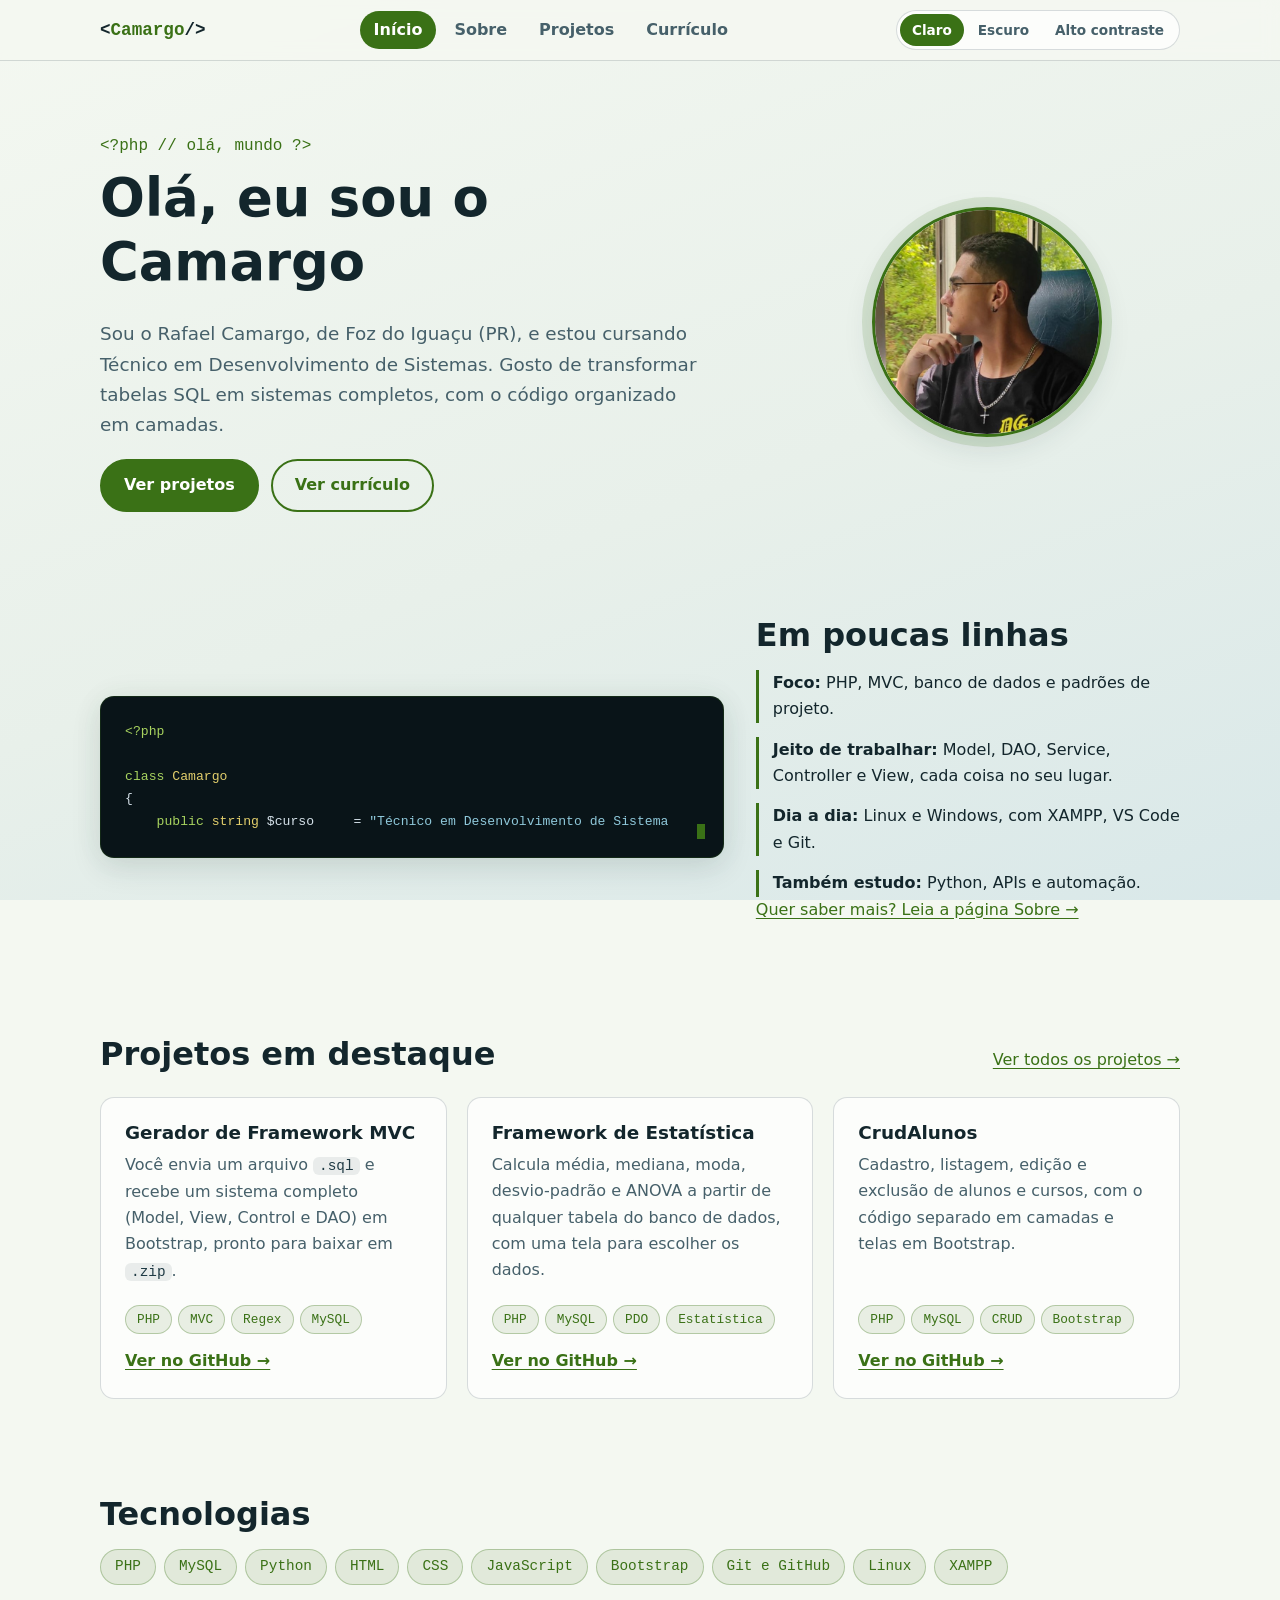
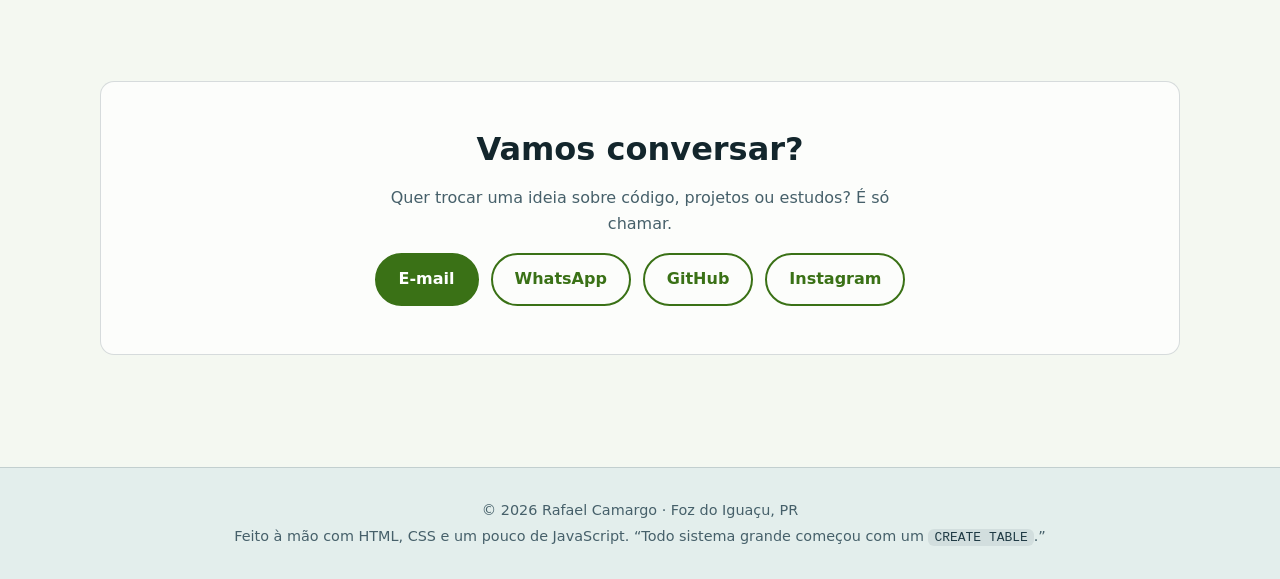
<file: index.html>
<!DOCTYPE html>
<html lang="pt-BR">
<head>
    <meta charset="UTF-8">
    <meta name="viewport" content="width=device-width, initial-scale=1">
    <title>Rafael Camargo | Portfólio</title>
    <meta name="description" content="Portfólio de Rafael Camargo, estudante de Desenvolvimento de Sistemas de Foz do Iguaçu (PR). PHP, MVC, banco de dados e Python.">
    <meta name="theme-color" content="#0b171c">

    <!-- Pré-visualização do link (WhatsApp, LinkedIn, etc.) -->
    <link rel="canonical" href="https://default138.github.io/">
    <meta property="og:type" content="website">
    <meta property="og:locale" content="pt_BR">
    <meta property="og:site_name" content="Rafael Camargo">
    <meta property="og:title" content="Rafael Camargo | Portfólio">
    <meta property="og:description" content="Estudante de Desenvolvimento de Sistemas de Foz do Iguaçu (PR). PHP, MVC, banco de dados e Python.">
    <meta property="og:url" content="https://default138.github.io/">
    <meta property="og:image" content="https://default138.github.io/img/foto.jpg?v=2">
    <meta property="og:image:alt" content="Foto de Rafael Camargo">
    <meta name="twitter:card" content="summary">

    <link rel="icon" type="image/svg+xml" href="img/favicon.svg?v=2">
    <!-- Aplica o tema escolhido antes de desenhar a página (para não "piscar" com o tema errado) -->
    <script>
        (function () {
            var t = null, url = /[?&]tema=(claro|escuro|contraste)/.exec(location.search);
            try { t = url ? url[1] : localStorage.getItem('tema'); } catch (e) { t = url ? url[1] : null; }
            if (t !== 'claro' && t !== 'escuro' && t !== 'contraste') {
                var sistema = function (q) { return window.matchMedia && window.matchMedia(q).matches; };
                t = sistema('(prefers-contrast: more)') ? 'contraste' : (sistema('(prefers-color-scheme: light)') ? 'claro' : 'escuro');
            }
            document.documentElement.setAttribute('data-theme', t);
            document.documentElement.className += ' js';
        })();
    </script>
    <link rel="stylesheet" href="css/style.css?v=4">
    <script src="js/tema.js?v=1" defer></script>
    <script src="js/animacoes.js?v=1" defer></script>
</head>
<body>

    <a class="skip-link" href="#conteudo">Pular para o conteúdo</a>

    <header class="site-header">
        <div class="container">
            <a class="brand" href="index.html">&lt;<span>Camargo</span>/&gt;</a>
            <nav aria-label="Menu principal">
                <ul class="nav">
                    <li><a href="index.html" aria-current="page">Início</a></li>
                    <li><a href="sobre.html">Sobre</a></li>
                    <li><a href="projetos.html">Projetos</a></li>
                    <li><a href="curriculo.html">Currículo</a></li>
                </ul>
            </nav>
            <div class="theme-switch" role="group" aria-label="Tema do site">
                <button type="button" data-tema="claro" aria-pressed="false">Claro</button>
                <button type="button" data-tema="escuro" aria-pressed="false">Escuro</button>
                <button type="button" data-tema="contraste" aria-pressed="false">Alto contraste</button>
            </div>
        </div>
    </header>

    <main id="conteudo">

        <!-- Apresentação -->
        <section class="container hero">
            <div>
                <p class="kicker">&lt;?php // olá, mundo ?&gt;</p>
                <h1>Olá, eu sou o Camargo</h1>
                <p class="lead">
                    Sou o Rafael Camargo, de Foz do Iguaçu (PR), e estou cursando Técnico em Desenvolvimento de Sistemas.
                    Gosto de transformar tabelas SQL em sistemas completos, com o código organizado em camadas.
                </p>
                <div class="btn-row">
                    <a class="btn btn-primary" href="projetos.html">Ver projetos</a>
                    <a class="btn btn-outline" href="curriculo.html">Ver currículo</a>
                </div>
            </div>
            <img class="photo" src="img/foto.jpg?v=2" width="230" height="230" alt="Foto de Rafael Camargo">
        </section>

        <!-- Resumo -->
        <section class="container section" aria-labelledby="resumo">
            <div class="two-col">
                <pre class="code typing-code" aria-label="Exemplo de código PHP que apresenta meus estudos e objetivos"><code><span class="k">&lt;?php</span>

<span class="k">class</span> <span class="t">Camargo</span>
{
    <span class="k">public</span> <span class="t">string</span> $curso     = <span class="s">"Técnico em Desenvolvimento de Sistemas"</span>;
    <span class="k">public</span> <span class="t">array</span>  $foco      = [<span class="s">"PHP"</span>, <span class="s">"MVC"</span>, <span class="s">"Banco de Dados"</span>];
    <span class="k">public</span> <span class="t">string</span> $filosofia = <span class="s">"Código limpo, camadas bem separadas."</span>;

    <span class="k">public function</span> hoje(): <span class="t">string</span>
    {
        <span class="k">return</span> <span class="s">"Construindo sistemas do zero."</span>;
    }
}</code></pre>
                <div>
                    <h2 id="resumo">Em poucas linhas</h2>
                    <ul class="facts">
                        <li><strong>Foco:</strong> PHP, MVC, banco de dados e padrões de projeto.</li>
                        <li><strong>Jeito de trabalhar:</strong> Model, DAO, Service, Controller e View, cada coisa no seu lugar.</li>
                        <li><strong>Dia a dia:</strong> Linux e Windows, com XAMPP, VS Code e Git.</li>
                        <li><strong>Também estudo:</strong> Python, APIs e automação.</li>
                    </ul>
                    <p><a href="sobre.html">Quer saber mais? Leia a página Sobre &rarr;</a></p>
                </div>
            </div>
        </section>

        <!-- Projetos em destaque -->
        <section class="container section" aria-labelledby="destaques">
            <div class="section-title">
                <h2 id="destaques">Projetos em destaque</h2>
                <a href="projetos.html">Ver todos os projetos &rarr;</a>
            </div>
            <div class="grid">
                <article class="card">
                    <h3>Gerador de Framework MVC</h3>
                    <p>Você envia um arquivo <code>.sql</code> e recebe um sistema completo (Model, View, Control e DAO) em Bootstrap, pronto para baixar em <code>.zip</code>.</p>
                    <ul class="tags"><li>PHP</li><li>MVC</li><li>Regex</li><li>MySQL</li></ul>
                    <a class="card-link" href="https://github.com/Default138/FrameWork/tree/main/3Bim/Opcional/ProjetoUpdate" target="_blank" rel="noopener noreferrer">Ver no GitHub &rarr;</a>
                </article>
                <article class="card">
                    <h3>Framework de Estatística</h3>
                    <p>Calcula média, mediana, moda, desvio-padrão e ANOVA a partir de qualquer tabela do banco de dados, com uma tela para escolher os dados.</p>
                    <ul class="tags"><li>PHP</li><li>MySQL</li><li>PDO</li><li>Estatística</li></ul>
                    <a class="card-link" href="https://github.com/Default138/FrameWork/tree/main/4Bim/Projeto" target="_blank" rel="noopener noreferrer">Ver no GitHub &rarr;</a>
                </article>
                <article class="card">
                    <h3>CrudAlunos</h3>
                    <p>Cadastro, listagem, edição e exclusão de alunos e cursos, com o código separado em camadas e telas em Bootstrap.</p>
                    <ul class="tags"><li>PHP</li><li>MySQL</li><li>CRUD</li><li>Bootstrap</li></ul>
                    <a class="card-link" href="https://github.com/Default138/WebDom/tree/main/crudalunos" target="_blank" rel="noopener noreferrer">Ver no GitHub &rarr;</a>
                </article>
            </div>
        </section>

        <!-- Ferramentas -->
        <section class="container section" aria-labelledby="stack">
            <h2 id="stack">Tecnologias</h2>
            <ul class="chips">
                <li class="chip">PHP</li>
                <li class="chip">MySQL</li>
                <li class="chip">Python</li>
                <li class="chip">HTML</li>
                <li class="chip">CSS</li>
                <li class="chip">JavaScript</li>
                <li class="chip">Bootstrap</li>
                <li class="chip">Git e GitHub</li>
                <li class="chip">Linux</li>
                <li class="chip">XAMPP</li>
            </ul>
        </section>

        <!-- Contato -->
        <section class="container section" aria-labelledby="contato">
            <div class="cta">
                <h2 id="contato">Vamos conversar?</h2>
                <p>Quer trocar uma ideia sobre código, projetos ou estudos? É só chamar.</p>
                <div class="btn-row">
                    <a class="btn btn-primary" href="mailto:rafaelc.ifpr2024@gmail.com">E-mail</a>
                    <a class="btn btn-outline" href="https://wa.link/48gztm" target="_blank" rel="noopener noreferrer">WhatsApp</a>
                    <a class="btn btn-outline" href="https://github.com/Default138" target="_blank" rel="noopener noreferrer">GitHub</a>
                    <a class="btn btn-outline" href="https://www.instagram.com/eo_.camargo/" target="_blank" rel="noopener noreferrer">Instagram</a>
                </div>
            </div>
        </section>

    </main>

    <footer class="site-footer">
        <div class="container">
            <p>&copy; 2026 Rafael Camargo &middot; Foz do Iguaçu, PR</p>
            <p>Feito à mão com HTML, CSS e um pouco de JavaScript. &ldquo;Todo sistema grande começou com um <code>CREATE TABLE</code>.&rdquo;</p>
        </div>
    </footer>

</body>
</html>
</file>
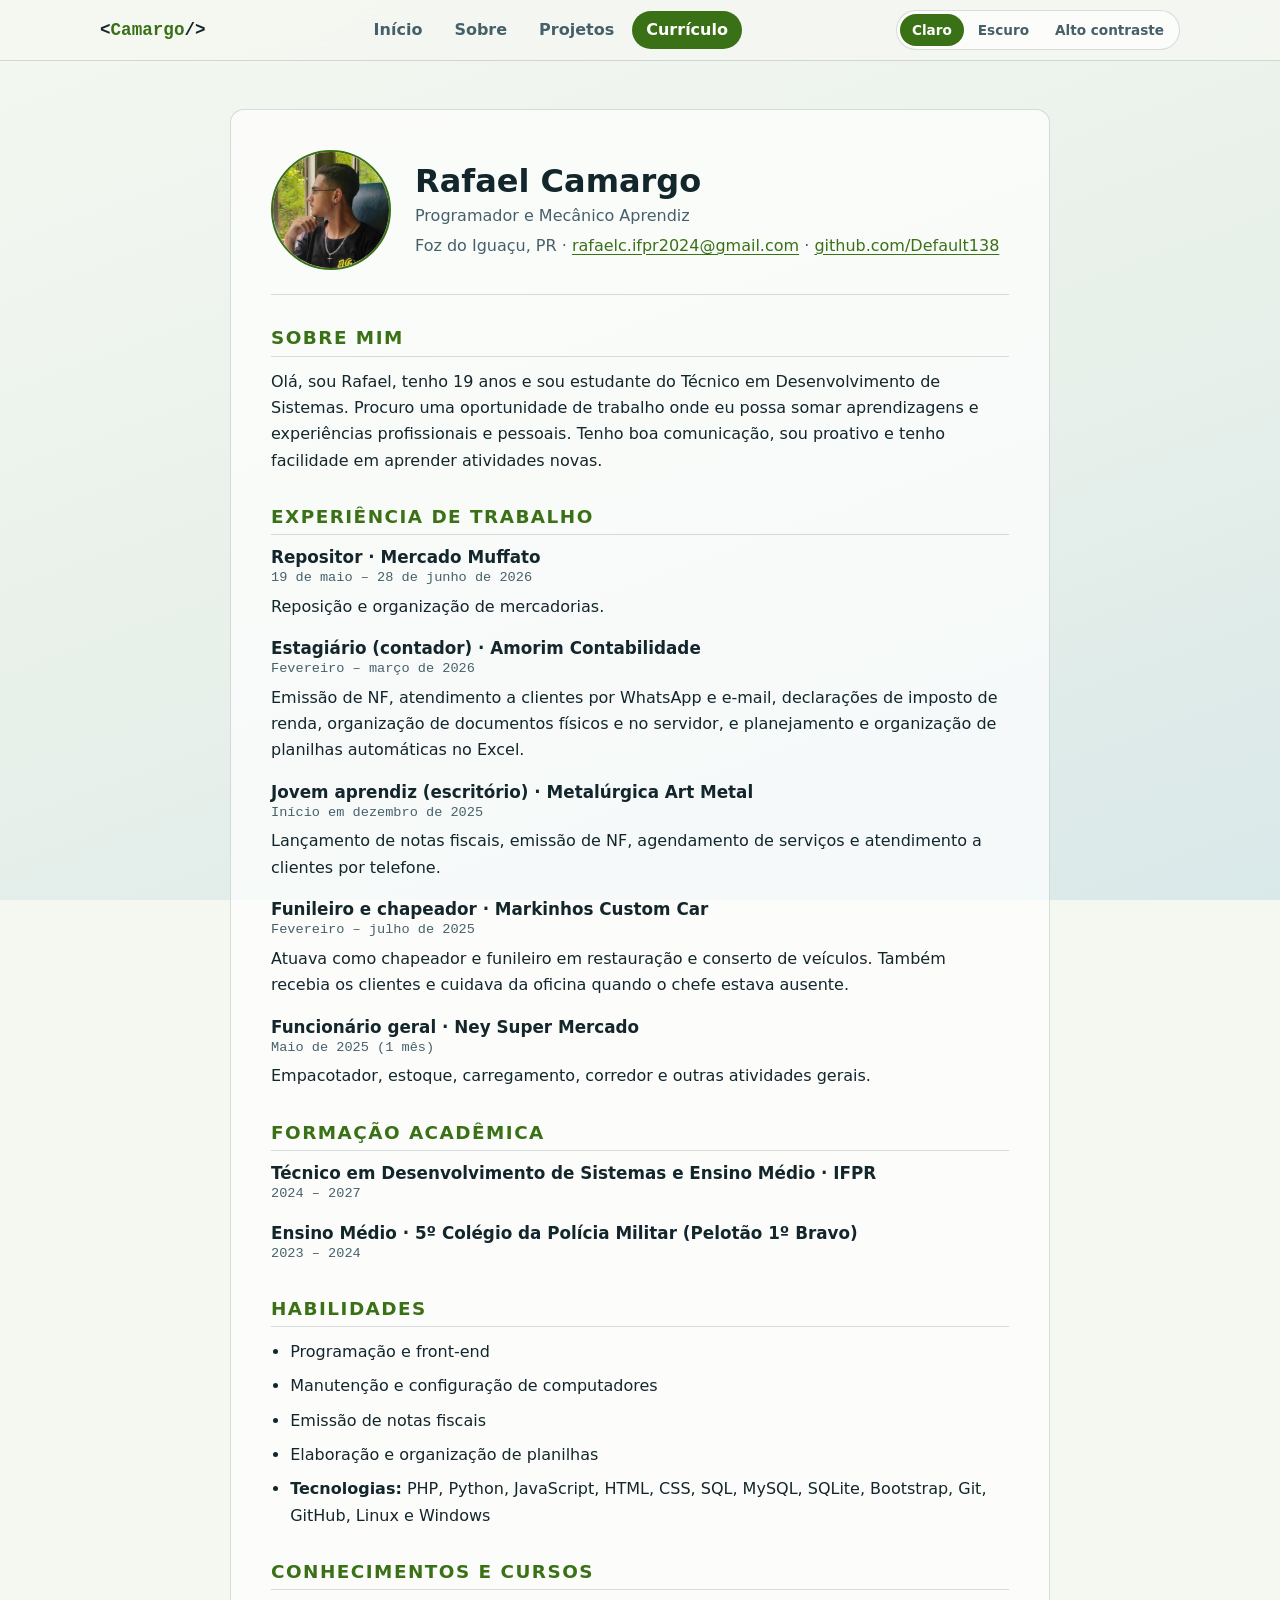
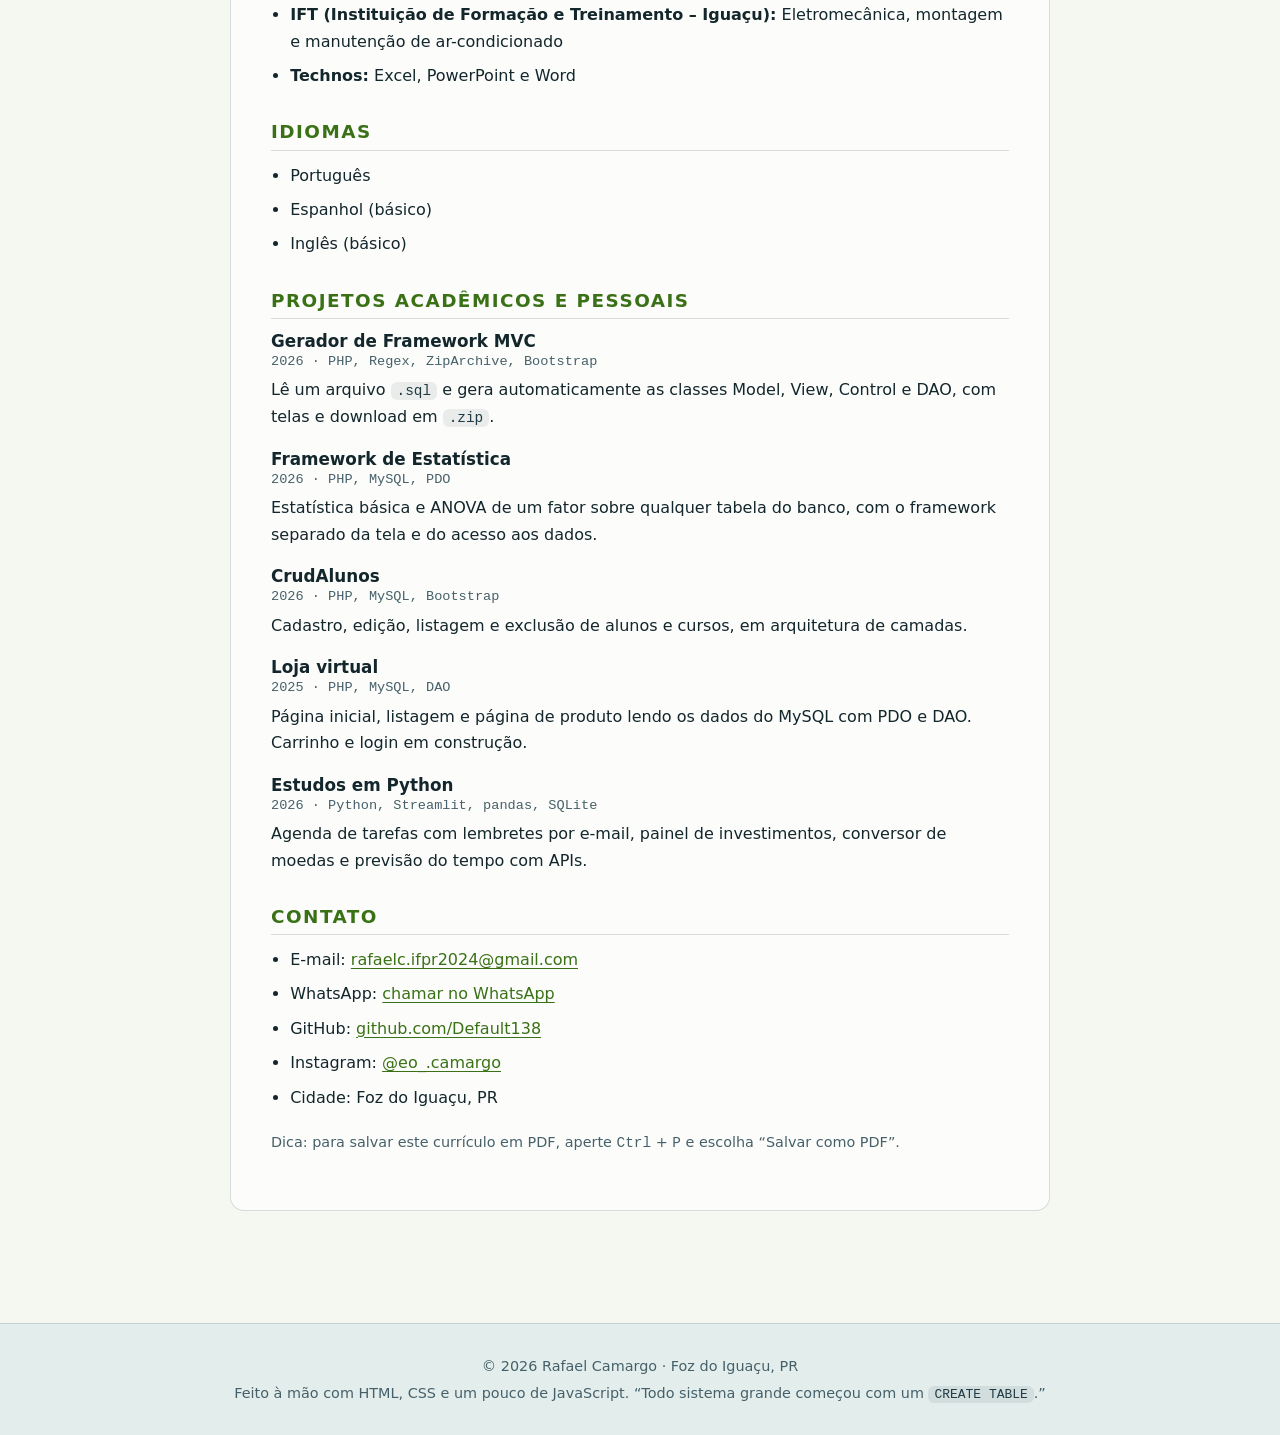
<file: curriculo.html>
<!DOCTYPE html>
<html lang="pt-BR">
<head>
    <meta charset="UTF-8">
    <meta name="viewport" content="width=device-width, initial-scale=1">
    <title>Currículo | Rafael Camargo</title>
    <meta name="description" content="Currículo de Rafael Camargo, estudante de Técnico em Desenvolvimento de Sistemas no IFPR: perfil, formação, experiência de trabalho, habilidades, cursos e idiomas.">
    <meta name="theme-color" content="#0b171c">

    <!-- Pré-visualização do link (WhatsApp, LinkedIn, etc.) -->
    <link rel="canonical" href="https://default138.github.io/curriculo.html">
    <meta property="og:type" content="website">
    <meta property="og:locale" content="pt_BR">
    <meta property="og:site_name" content="Rafael Camargo">
    <meta property="og:title" content="Currículo | Rafael Camargo">
    <meta property="og:description" content="Estudante de Técnico em Desenvolvimento de Sistemas no IFPR: experiência de trabalho, formação, habilidades, cursos e idiomas.">
    <meta property="og:url" content="https://default138.github.io/curriculo.html">
    <meta property="og:image" content="https://default138.github.io/img/foto.jpg?v=2">
    <meta property="og:image:alt" content="Foto de Rafael Camargo">
    <meta name="twitter:card" content="summary">

    <link rel="icon" type="image/svg+xml" href="img/favicon.svg?v=2">
    <!-- Aplica o tema escolhido antes de desenhar a página (para não "piscar" com o tema errado) -->
    <script>
        (function () {
            var t = null, url = /[?&]tema=(claro|escuro|contraste)/.exec(location.search);
            try { t = url ? url[1] : localStorage.getItem('tema'); } catch (e) { t = url ? url[1] : null; }
            if (t !== 'claro' && t !== 'escuro' && t !== 'contraste') {
                var sistema = function (q) { return window.matchMedia && window.matchMedia(q).matches; };
                t = sistema('(prefers-contrast: more)') ? 'contraste' : (sistema('(prefers-color-scheme: light)') ? 'claro' : 'escuro');
            }
            document.documentElement.setAttribute('data-theme', t);
            document.documentElement.className += ' js';
        })();
    </script>
    <link rel="stylesheet" href="css/style.css?v=4">
    <script src="js/tema.js?v=1" defer></script>
    <script src="js/animacoes.js?v=1" defer></script>
</head>
<body>

    <a class="skip-link" href="#conteudo">Pular para o conteúdo</a>

    <header class="site-header">
        <div class="container">
            <a class="brand" href="index.html">&lt;<span>Camargo</span>/&gt;</a>
            <nav aria-label="Menu principal">
                <ul class="nav">
                    <li><a href="index.html">Início</a></li>
                    <li><a href="sobre.html">Sobre</a></li>
                    <li><a href="projetos.html">Projetos</a></li>
                    <li><a href="curriculo.html" aria-current="page">Currículo</a></li>
                </ul>
            </nav>
            <div class="theme-switch" role="group" aria-label="Tema do site">
                <button type="button" data-tema="claro" aria-pressed="false">Claro</button>
                <button type="button" data-tema="escuro" aria-pressed="false">Escuro</button>
                <button type="button" data-tema="contraste" aria-pressed="false">Alto contraste</button>
            </div>
        </div>
    </header>

    <main id="conteudo" class="container section">

        <article class="cv">

            <header class="cv-head">
                <img class="photo" src="img/foto.jpg?v=2" width="120" height="120" alt="Foto de Rafael Camargo">
                <div>
                    <h1>Rafael Camargo</h1>
                    <p>Programador e Mecânico Aprendiz</p>
                    <p>Foz do Iguaçu, PR &middot; <a href="mailto:rafaelc.ifpr2024@gmail.com">rafaelc.ifpr2024@gmail.com</a> &middot; <a href="https://github.com/Default138">github.com/Default138</a></p>
                </div>
            </header>

            <section aria-labelledby="perfil">
                <h2 id="perfil">Sobre mim</h2>
                <p>
                    Olá, sou Rafael, tenho 19 anos e sou estudante do Técnico em Desenvolvimento de Sistemas.
                    Procuro uma oportunidade de trabalho onde eu possa somar aprendizagens e experiências profissionais e pessoais.
                    Tenho boa comunicação, sou proativo e tenho facilidade em aprender atividades novas.
                </p>
            </section>

            <section aria-labelledby="experiencia">
                <h2 id="experiencia">Experiência de trabalho</h2>

                <div class="cv-item">
                    <h3>Repositor &middot; Mercado Muffato</h3>
                    <p class="when">19 de maio &ndash; 28 de junho de 2026</p>
                    <p>Reposição e organização de mercadorias.</p>
                </div>

                <div class="cv-item">
                    <h3>Estagiário (contador) &middot; Amorim Contabilidade</h3>
                    <p class="when">Fevereiro &ndash; março de 2026</p>
                    <p>
                        Emissão de NF, atendimento a clientes por WhatsApp e e-mail, declarações de imposto de renda,
                        organização de documentos físicos e no servidor, e planejamento e organização de planilhas automáticas no Excel.
                    </p>
                </div>

                <div class="cv-item">
                    <h3>Jovem aprendiz (escritório) &middot; Metalúrgica Art Metal</h3>
                    <p class="when">Início em dezembro de 2025</p>
                    <p>Lançamento de notas fiscais, emissão de NF, agendamento de serviços e atendimento a clientes por telefone.</p>
                </div>

                <div class="cv-item">
                    <h3>Funileiro e chapeador &middot; Markinhos Custom Car</h3>
                    <p class="when">Fevereiro &ndash; julho de 2025</p>
                    <p>
                        Atuava como chapeador e funileiro em restauração e conserto de veículos.
                        Também recebia os clientes e cuidava da oficina quando o chefe estava ausente.
                    </p>
                </div>

                <div class="cv-item">
                    <h3>Funcionário geral &middot; Ney Super Mercado</h3>
                    <p class="when">Maio de 2025 (1 mês)</p>
                    <p>Empacotador, estoque, carregamento, corredor e outras atividades gerais.</p>
                </div>
            </section>

            <section aria-labelledby="formacao">
                <h2 id="formacao">Formação acadêmica</h2>

                <div class="cv-item">
                    <h3>Técnico em Desenvolvimento de Sistemas e Ensino Médio &middot; IFPR</h3>
                    <p class="when">2024 &ndash; 2027</p>
                </div>

                <div class="cv-item">
                    <h3>Ensino Médio &middot; 5º Colégio da Polícia Militar (Pelotão 1º Bravo)</h3>
                    <p class="when">2023 &ndash; 2024</p>
                </div>
            </section>

            <section aria-labelledby="habilidades-cv">
                <h2 id="habilidades-cv">Habilidades</h2>
                <ul>
                    <li>Programação e front-end</li>
                    <li>Manutenção e configuração de computadores</li>
                    <li>Emissão de notas fiscais</li>
                    <li>Elaboração e organização de planilhas</li>
                    <li>
                        <strong>Tecnologias:</strong> PHP, Python, JavaScript, HTML, CSS, SQL, MySQL, SQLite, Bootstrap, Git, GitHub, Linux e Windows
                    </li>
                </ul>
            </section>

            <section aria-labelledby="cursos">
                <h2 id="cursos">Conhecimentos e cursos</h2>
                <ul>
                    <li><strong>IFT (Instituição de Formação e Treinamento &ndash; Iguaçu):</strong> Eletromecânica, montagem e manutenção de ar-condicionado</li>
                    <li><strong>Technos:</strong> Excel, PowerPoint e Word</li>
                </ul>
            </section>

            <section aria-labelledby="idiomas">
                <h2 id="idiomas">Idiomas</h2>
                <ul>
                    <li>Português</li>
                    <li>Espanhol (básico)</li>
                    <li>Inglês (básico)</li>
                </ul>
            </section>

            <section aria-labelledby="projetos-cv">
                <h2 id="projetos-cv">Projetos acadêmicos e pessoais</h2>

                <div class="cv-item">
                    <h3>Gerador de Framework MVC</h3>
                    <p class="when">2026 &middot; PHP, Regex, ZipArchive, Bootstrap</p>
                    <p>Lê um arquivo <code>.sql</code> e gera automaticamente as classes Model, View, Control e DAO, com telas e download em <code>.zip</code>.</p>
                </div>

                <div class="cv-item">
                    <h3>Framework de Estatística</h3>
                    <p class="when">2026 &middot; PHP, MySQL, PDO</p>
                    <p>Estatística básica e ANOVA de um fator sobre qualquer tabela do banco, com o framework separado da tela e do acesso aos dados.</p>
                </div>

                <div class="cv-item">
                    <h3>CrudAlunos</h3>
                    <p class="when">2026 &middot; PHP, MySQL, Bootstrap</p>
                    <p>Cadastro, edição, listagem e exclusão de alunos e cursos, em arquitetura de camadas.</p>
                </div>

                <div class="cv-item">
                    <h3>Loja virtual</h3>
                    <p class="when">2025 &middot; PHP, MySQL, DAO</p>
                    <p>Página inicial, listagem e página de produto lendo os dados do MySQL com PDO e DAO. Carrinho e login em construção.</p>
                </div>

                <div class="cv-item">
                    <h3>Estudos em Python</h3>
                    <p class="when">2026 &middot; Python, Streamlit, pandas, SQLite</p>
                    <p>Agenda de tarefas com lembretes por e-mail, painel de investimentos, conversor de moedas e previsão do tempo com APIs.</p>
                </div>
            </section>

            <section aria-labelledby="contato-cv">
                <h2 id="contato-cv">Contato</h2>
                <!-- Por privacidade, o endereço de casa e o número do telefone não estão aqui (o WhatsApp abre direto pelo link). -->
                <ul>
                    <li>E-mail: <a href="mailto:rafaelc.ifpr2024@gmail.com">rafaelc.ifpr2024@gmail.com</a></li>
                    <li>WhatsApp: <a href="https://wa.link/48gztm">chamar no WhatsApp</a></li>
                    <li>GitHub: <a href="https://github.com/Default138">github.com/Default138</a></li>
                    <li>Instagram: <a href="https://www.instagram.com/eo_.camargo/">@eo_.camargo</a></li>
                    <li>Cidade: Foz do Iguaçu, PR</li>
                </ul>
            </section>

            <p class="hint">Dica: para salvar este currículo em PDF, aperte <kbd>Ctrl</kbd> + <kbd>P</kbd> e escolha &ldquo;Salvar como PDF&rdquo;.</p>

        </article>

    </main>

    <footer class="site-footer">
        <div class="container">
            <p>&copy; 2026 Rafael Camargo &middot; Foz do Iguaçu, PR</p>
            <p>Feito à mão com HTML, CSS e um pouco de JavaScript. &ldquo;Todo sistema grande começou com um <code>CREATE TABLE</code>.&rdquo;</p>
        </div>
    </footer>

</body>
</html>
</file>
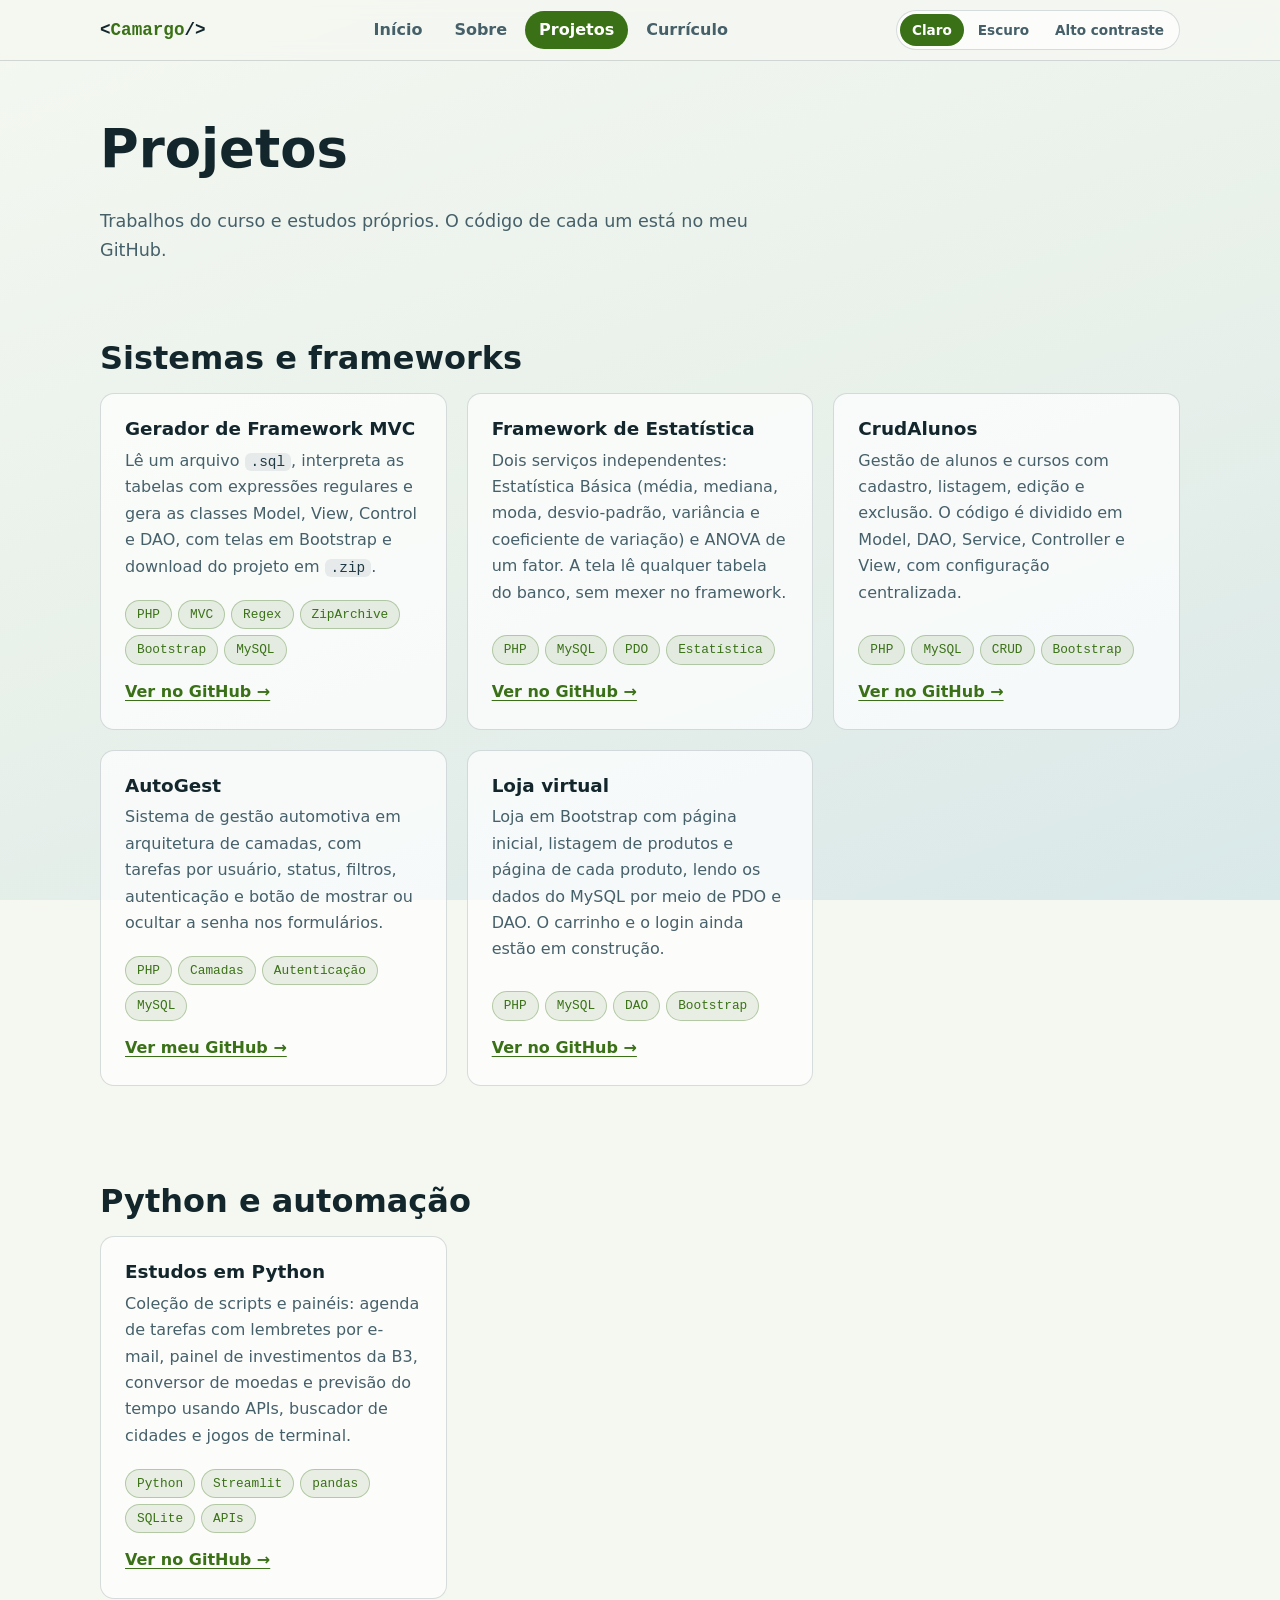
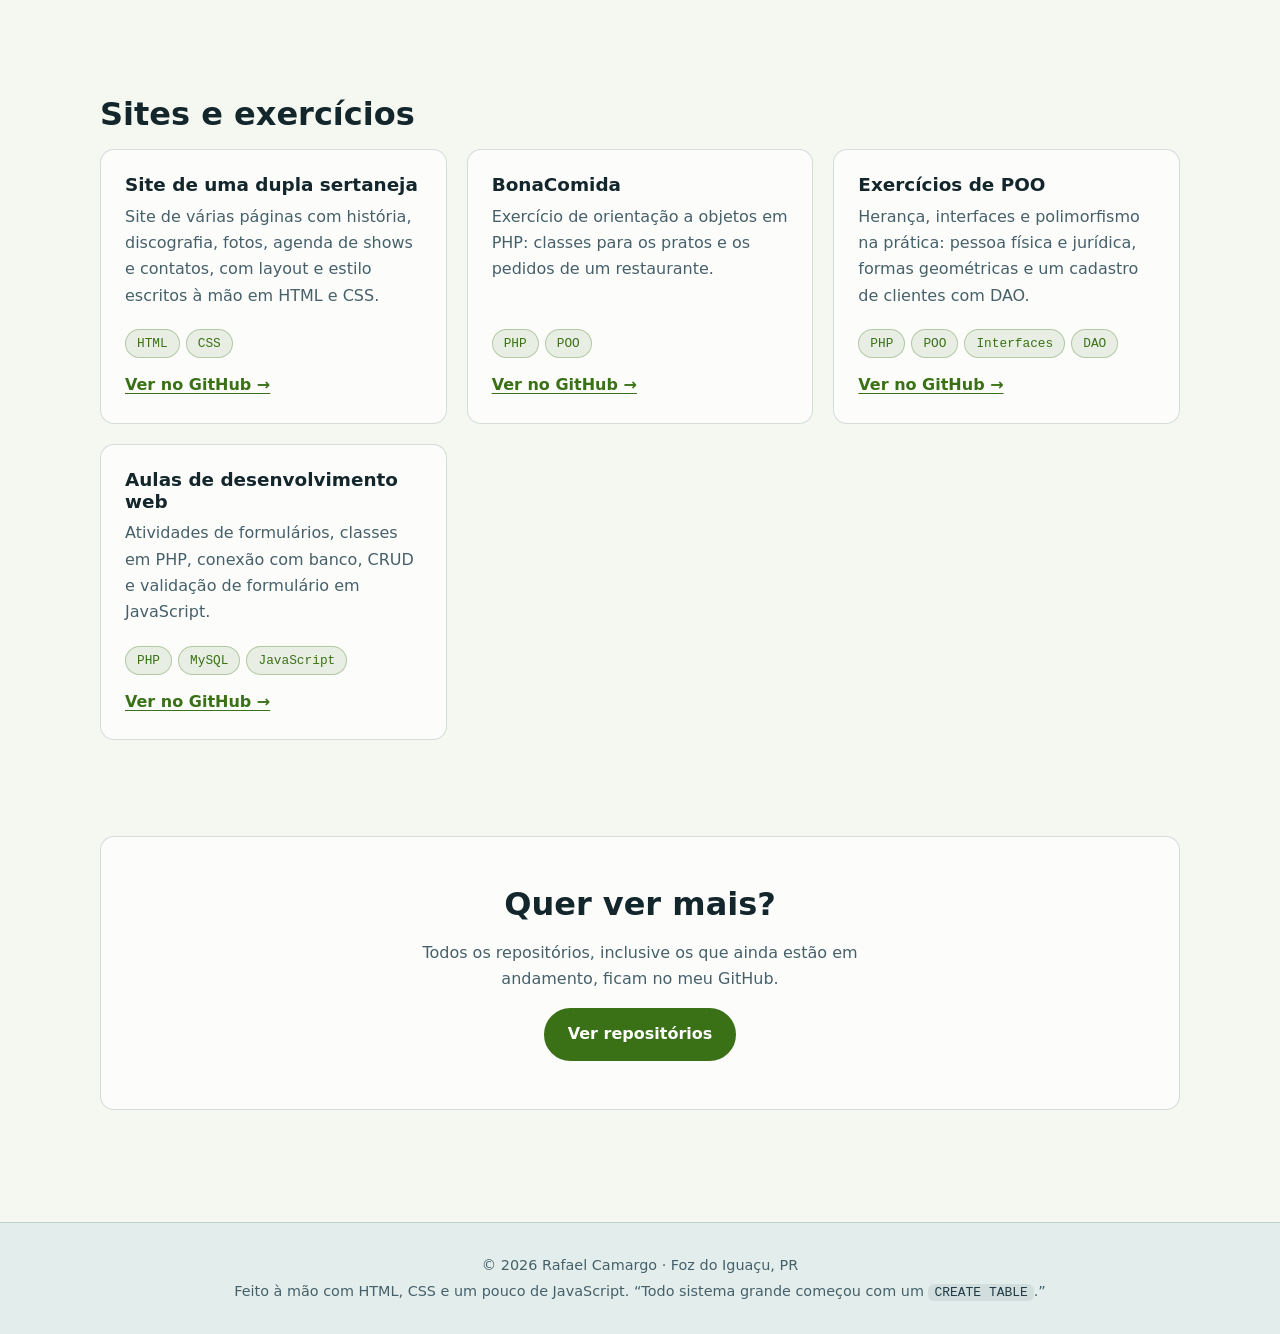
<file: projetos.html>
<!DOCTYPE html>
<html lang="pt-BR">
<head>
    <meta charset="UTF-8">
    <meta name="viewport" content="width=device-width, initial-scale=1">
    <title>Projetos | Rafael Camargo</title>
    <meta name="description" content="Projetos de Rafael Camargo: gerador de sistemas MVC, framework de estatística, CRUD, loja virtual e estudos em Python.">
    <meta name="theme-color" content="#0b171c">

    <!-- Pré-visualização do link (WhatsApp, LinkedIn, etc.) -->
    <link rel="canonical" href="https://default138.github.io/projetos.html">
    <meta property="og:type" content="website">
    <meta property="og:locale" content="pt_BR">
    <meta property="og:site_name" content="Rafael Camargo">
    <meta property="og:title" content="Projetos | Rafael Camargo">
    <meta property="og:description" content="Gerador de sistemas MVC, framework de estatística, CRUD, loja virtual e estudos em Python.">
    <meta property="og:url" content="https://default138.github.io/projetos.html">
    <meta property="og:image" content="https://default138.github.io/img/foto.jpg?v=2">
    <meta property="og:image:alt" content="Foto de Rafael Camargo">
    <meta name="twitter:card" content="summary">

    <link rel="icon" type="image/svg+xml" href="img/favicon.svg?v=2">
    <!-- Aplica o tema escolhido antes de desenhar a página (para não "piscar" com o tema errado) -->
    <script>
        (function () {
            var t = null, url = /[?&]tema=(claro|escuro|contraste)/.exec(location.search);
            try { t = url ? url[1] : localStorage.getItem('tema'); } catch (e) { t = url ? url[1] : null; }
            if (t !== 'claro' && t !== 'escuro' && t !== 'contraste') {
                var sistema = function (q) { return window.matchMedia && window.matchMedia(q).matches; };
                t = sistema('(prefers-contrast: more)') ? 'contraste' : (sistema('(prefers-color-scheme: light)') ? 'claro' : 'escuro');
            }
            document.documentElement.setAttribute('data-theme', t);
            document.documentElement.className += ' js';
        })();
    </script>
    <link rel="stylesheet" href="css/style.css?v=4">
    <script src="js/tema.js?v=1" defer></script>
    <script src="js/animacoes.js?v=1" defer></script>
</head>
<body>

    <a class="skip-link" href="#conteudo">Pular para o conteúdo</a>

    <header class="site-header">
        <div class="container">
            <a class="brand" href="index.html">&lt;<span>Camargo</span>/&gt;</a>
            <nav aria-label="Menu principal">
                <ul class="nav">
                    <li><a href="index.html">Início</a></li>
                    <li><a href="sobre.html">Sobre</a></li>
                    <li><a href="projetos.html" aria-current="page">Projetos</a></li>
                    <li><a href="curriculo.html">Currículo</a></li>
                </ul>
            </nav>
            <div class="theme-switch" role="group" aria-label="Tema do site">
                <button type="button" data-tema="claro" aria-pressed="false">Claro</button>
                <button type="button" data-tema="escuro" aria-pressed="false">Escuro</button>
                <button type="button" data-tema="contraste" aria-pressed="false">Alto contraste</button>
            </div>
        </div>
    </header>

    <main id="conteudo">

        <section class="container page-head">
            <h1>Projetos</h1>
            <p>Trabalhos do curso e estudos próprios. O código de cada um está no meu GitHub.</p>
        </section>

        <!-- Sistemas e frameworks -->
        <section class="container section" aria-labelledby="sistemas">
            <h2 id="sistemas">Sistemas e frameworks</h2>
            <div class="grid">

                <article class="card">
                    <h3>Gerador de Framework MVC</h3>
                    <p>Lê um arquivo <code>.sql</code>, interpreta as tabelas com expressões regulares e gera as classes Model, View, Control e DAO, com telas em Bootstrap e download do projeto em <code>.zip</code>.</p>
                    <ul class="tags"><li>PHP</li><li>MVC</li><li>Regex</li><li>ZipArchive</li><li>Bootstrap</li><li>MySQL</li></ul>
                    <a class="card-link" href="https://github.com/Default138/FrameWork/tree/main/3Bim/Opcional/ProjetoUpdate" target="_blank" rel="noopener noreferrer">Ver no GitHub &rarr;</a>
                </article>

                <article class="card">
                    <h3>Framework de Estatística</h3>
                    <p>Dois serviços independentes: Estatística Básica (média, mediana, moda, desvio-padrão, variância e coeficiente de variação) e ANOVA de um fator. A tela lê qualquer tabela do banco, sem mexer no framework.</p>
                    <ul class="tags"><li>PHP</li><li>MySQL</li><li>PDO</li><li>Estatística</li></ul>
                    <a class="card-link" href="https://github.com/Default138/FrameWork/tree/main/4Bim/Projeto" target="_blank" rel="noopener noreferrer">Ver no GitHub &rarr;</a>
                </article>

                <article class="card">
                    <h3>CrudAlunos</h3>
                    <p>Gestão de alunos e cursos com cadastro, listagem, edição e exclusão. O código é dividido em Model, DAO, Service, Controller e View, com configuração centralizada.</p>
                    <ul class="tags"><li>PHP</li><li>MySQL</li><li>CRUD</li><li>Bootstrap</li></ul>
                    <a class="card-link" href="https://github.com/Default138/WebDom/tree/main/crudalunos" target="_blank" rel="noopener noreferrer">Ver no GitHub &rarr;</a>
                </article>

                <article class="card">
                    <h3>AutoGest</h3>
                    <p>Sistema de gestão automotiva em arquitetura de camadas, com tarefas por usuário, status, filtros, autenticação e botão de mostrar ou ocultar a senha nos formulários.</p>
                    <ul class="tags"><li>PHP</li><li>Camadas</li><li>Autenticação</li><li>MySQL</li></ul>
                    <a class="card-link" href="https://github.com/Default138?tab=repositories" target="_blank" rel="noopener noreferrer">Ver meu GitHub &rarr;</a>
                </article>

                <article class="card">
                    <h3>Loja virtual</h3>
                    <p>Loja em Bootstrap com página inicial, listagem de produtos e página de cada produto, lendo os dados do MySQL por meio de PDO e DAO. O carrinho e o login ainda estão em construção.</p>
                    <ul class="tags"><li>PHP</li><li>MySQL</li><li>DAO</li><li>Bootstrap</li></ul>
                    <a class="card-link" href="https://github.com/Default138/Loja" target="_blank" rel="noopener noreferrer">Ver no GitHub &rarr;</a>
                </article>

            </div>
        </section>

        <!-- Python -->
        <section class="container section" aria-labelledby="python">
            <h2 id="python">Python e automação</h2>
            <div class="grid">

                <article class="card">
                    <h3>Estudos em Python</h3>
                    <p>Coleção de scripts e painéis: agenda de tarefas com lembretes por e-mail, painel de investimentos da B3, conversor de moedas e previsão do tempo usando APIs, buscador de cidades e jogos de terminal.</p>
                    <ul class="tags"><li>Python</li><li>Streamlit</li><li>pandas</li><li>SQLite</li><li>APIs</li></ul>
                    <a class="card-link" href="https://github.com/Default138/Estudo" target="_blank" rel="noopener noreferrer">Ver no GitHub &rarr;</a>
                </article>

            </div>
        </section>

        <!-- Sites e exercícios -->
        <section class="container section" aria-labelledby="sites">
            <h2 id="sites">Sites e exercícios</h2>
            <div class="grid">

                <article class="card">
                    <h3>Site de uma dupla sertaneja</h3>
                    <p>Site de várias páginas com história, discografia, fotos, agenda de shows e contatos, com layout e estilo escritos à mão em HTML e CSS.</p>
                    <ul class="tags"><li>HTML</li><li>CSS</li></ul>
                    <a class="card-link" href="https://github.com/Default138/Sertanejo" target="_blank" rel="noopener noreferrer">Ver no GitHub &rarr;</a>
                </article>

                <article class="card">
                    <h3>BonaComida</h3>
                    <p>Exercício de orientação a objetos em PHP: classes para os pratos e os pedidos de um restaurante.</p>
                    <ul class="tags"><li>PHP</li><li>POO</li></ul>
                    <a class="card-link" href="https://github.com/Default138/Restaurante" target="_blank" rel="noopener noreferrer">Ver no GitHub &rarr;</a>
                </article>

                <article class="card">
                    <h3>Exercícios de POO</h3>
                    <p>Herança, interfaces e polimorfismo na prática: pessoa física e jurídica, formas geométricas e um cadastro de clientes com DAO.</p>
                    <ul class="tags"><li>PHP</li><li>POO</li><li>Interfaces</li><li>DAO</li></ul>
                    <a class="card-link" href="https://github.com/Default138/OAB" target="_blank" rel="noopener noreferrer">Ver no GitHub &rarr;</a>
                </article>

                <article class="card">
                    <h3>Aulas de desenvolvimento web</h3>
                    <p>Atividades de formulários, classes em PHP, conexão com banco, CRUD e validação de formulário em JavaScript.</p>
                    <ul class="tags"><li>PHP</li><li>MySQL</li><li>JavaScript</li></ul>
                    <a class="card-link" href="https://github.com/Default138/WebDom" target="_blank" rel="noopener noreferrer">Ver no GitHub &rarr;</a>
                </article>

            </div>
        </section>

        <section class="container section">
            <div class="cta">
                <h2>Quer ver mais?</h2>
                <p>Todos os repositórios, inclusive os que ainda estão em andamento, ficam no meu GitHub.</p>
                <div class="btn-row">
                    <a class="btn btn-primary" href="https://github.com/Default138?tab=repositories" target="_blank" rel="noopener noreferrer">Ver repositórios</a>
                </div>
            </div>
        </section>

    </main>

    <footer class="site-footer">
        <div class="container">
            <p>&copy; 2026 Rafael Camargo &middot; Foz do Iguaçu, PR</p>
            <p>Feito à mão com HTML, CSS e um pouco de JavaScript. &ldquo;Todo sistema grande começou com um <code>CREATE TABLE</code>.&rdquo;</p>
        </div>
    </footer>

</body>
</html>
</file>
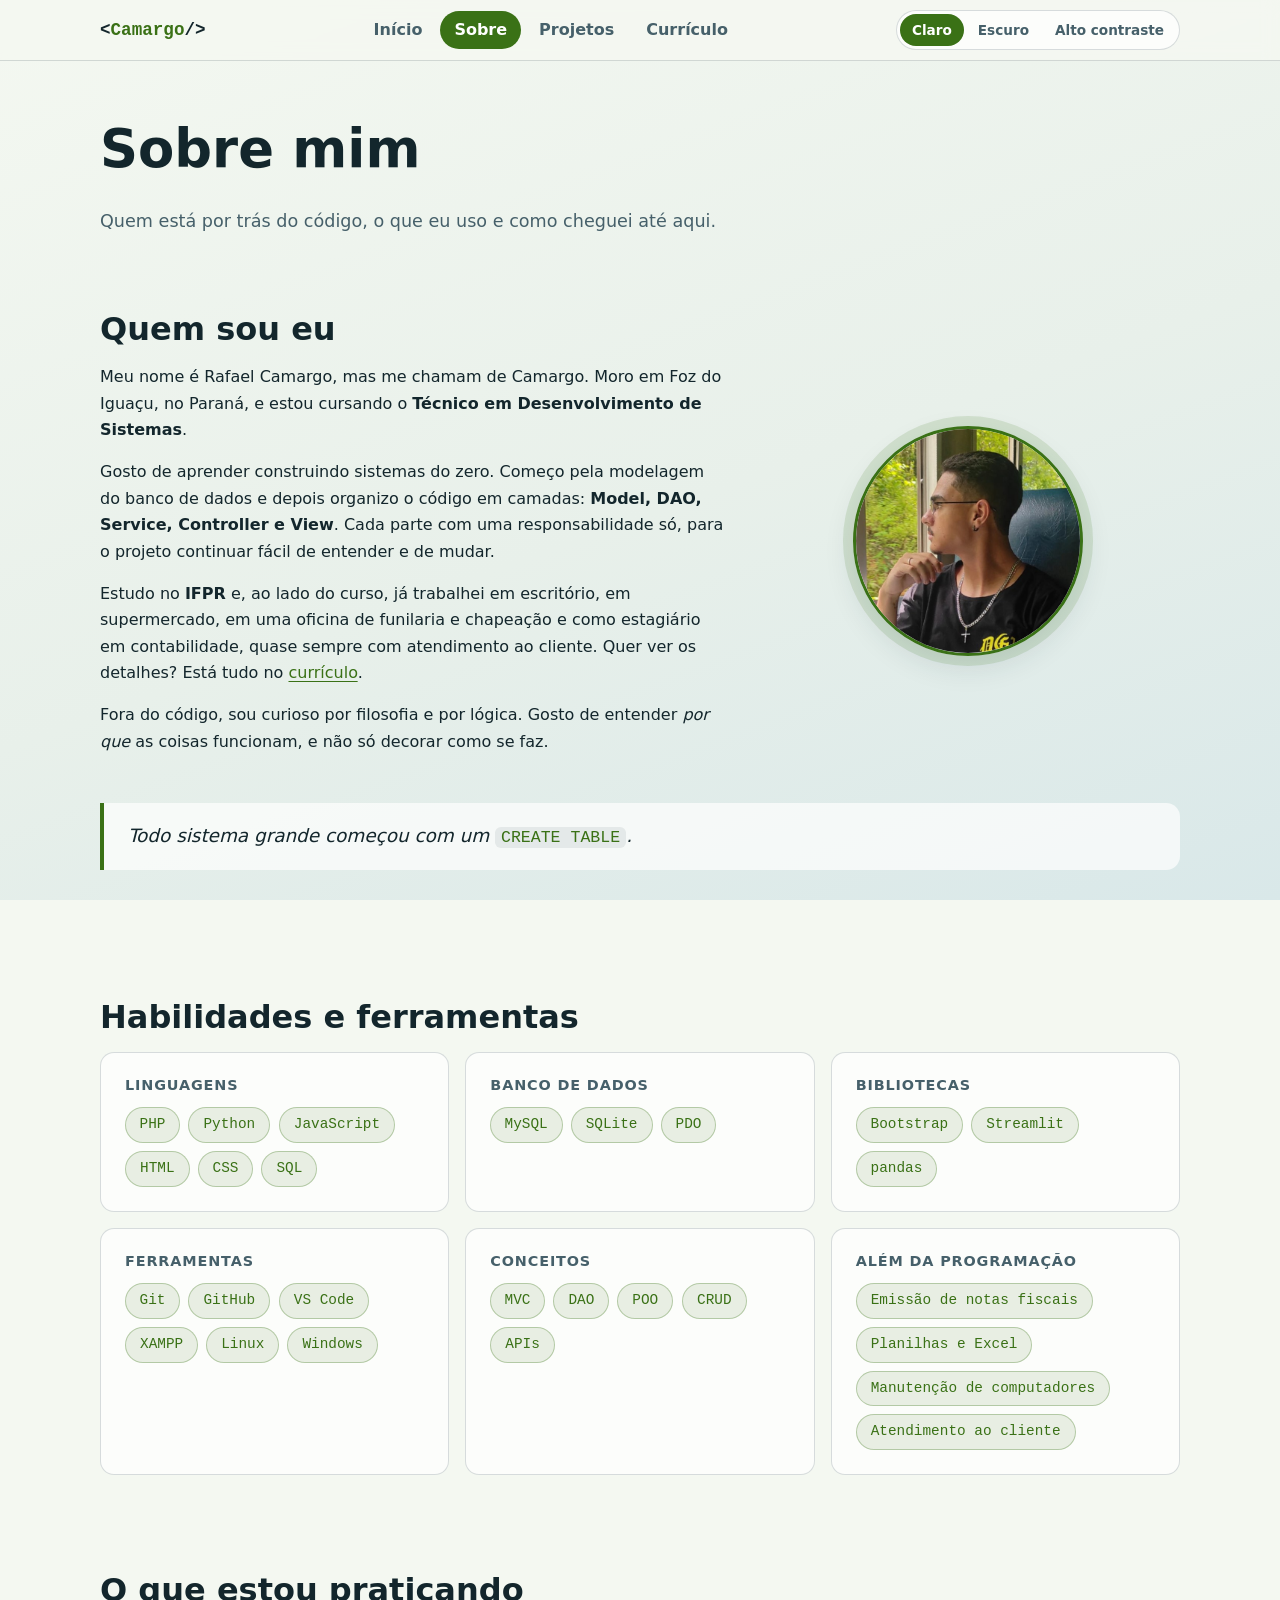
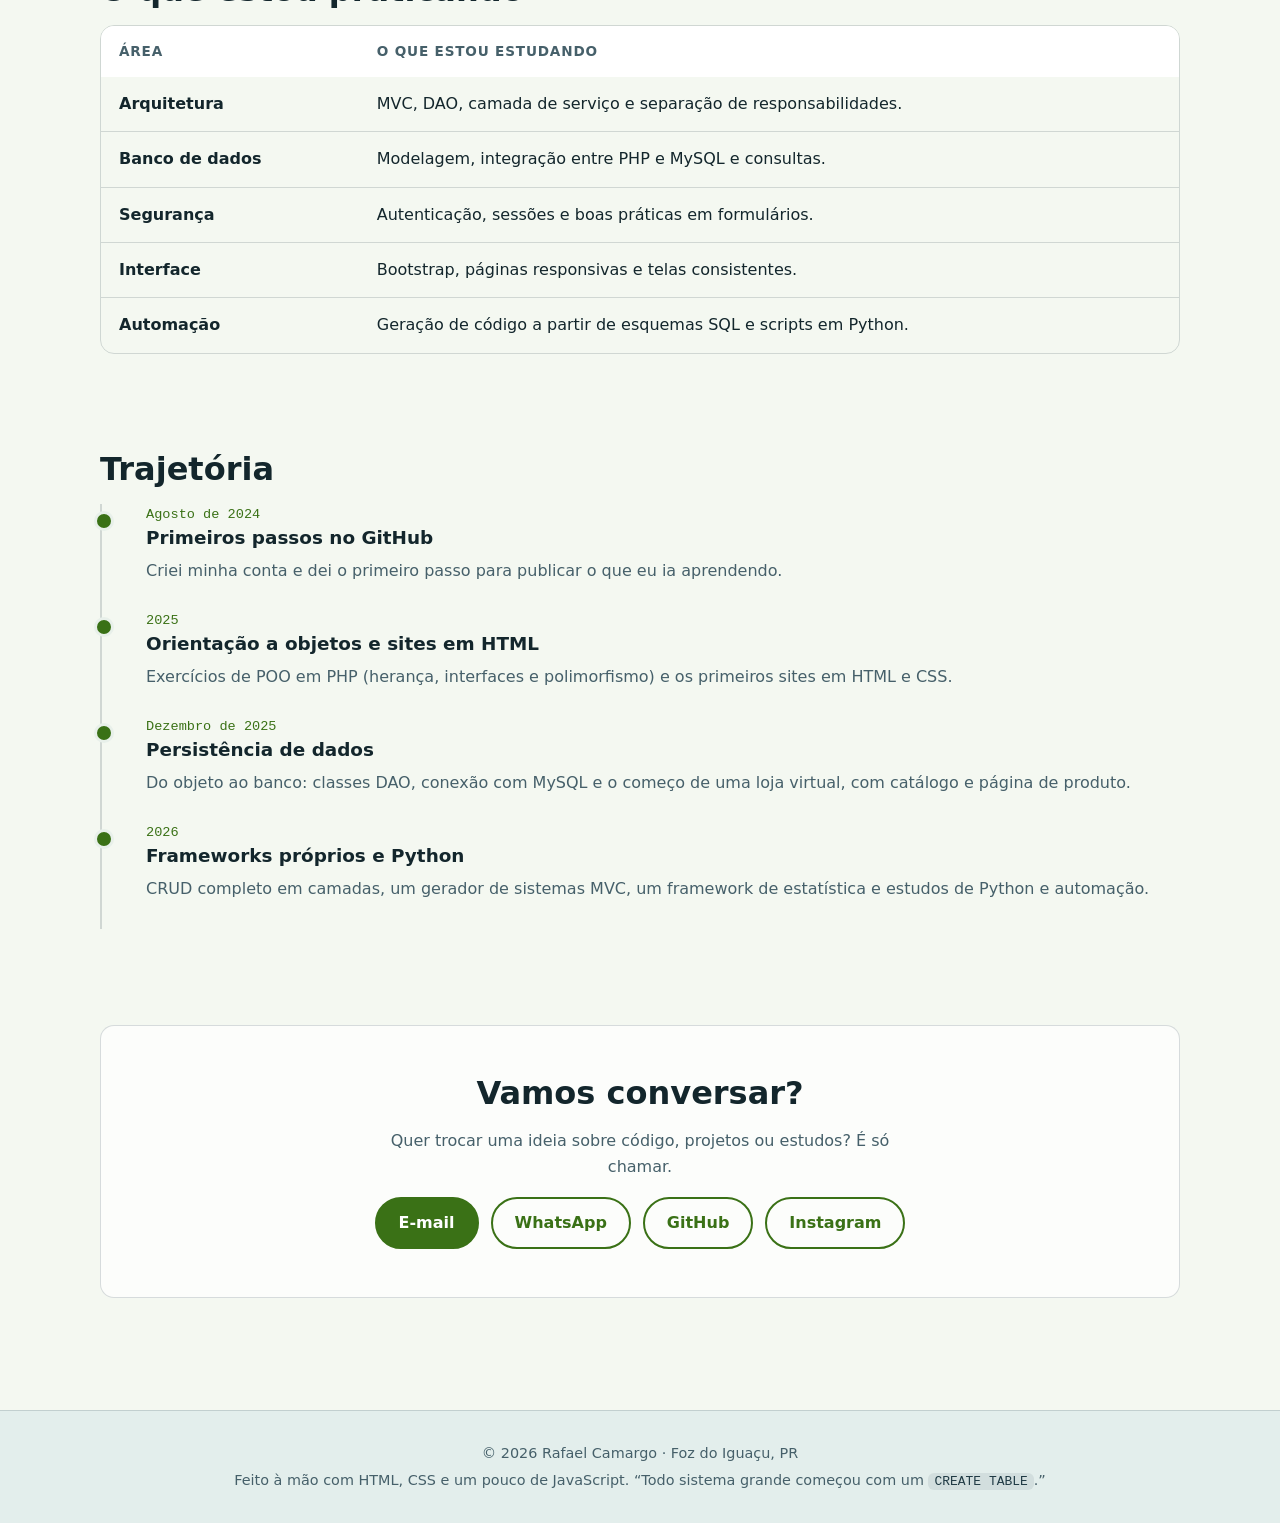
<file: sobre.html>
<!DOCTYPE html>
<html lang="pt-BR">
<head>
    <meta charset="UTF-8">
    <meta name="viewport" content="width=device-width, initial-scale=1">
    <title>Sobre | Rafael Camargo</title>
    <meta name="description" content="Conheça Rafael Camargo: formação, ferramentas, habilidades e a trajetória de estudos em desenvolvimento de sistemas.">
    <meta name="theme-color" content="#0b171c">

    <!-- Pré-visualização do link (WhatsApp, LinkedIn, etc.) -->
    <link rel="canonical" href="https://default138.github.io/sobre.html">
    <meta property="og:type" content="website">
    <meta property="og:locale" content="pt_BR">
    <meta property="og:site_name" content="Rafael Camargo">
    <meta property="og:title" content="Sobre | Rafael Camargo">
    <meta property="og:description" content="Formação, ferramentas, habilidades e a trajetória de estudos em desenvolvimento de sistemas.">
    <meta property="og:url" content="https://default138.github.io/sobre.html">
    <meta property="og:image" content="https://default138.github.io/img/foto.jpg?v=2">
    <meta property="og:image:alt" content="Foto de Rafael Camargo">
    <meta name="twitter:card" content="summary">

    <link rel="icon" type="image/svg+xml" href="img/favicon.svg?v=2">
    <!-- Aplica o tema escolhido antes de desenhar a página (para não "piscar" com o tema errado) -->
    <script>
        (function () {
            var t = null, url = /[?&]tema=(claro|escuro|contraste)/.exec(location.search);
            try { t = url ? url[1] : localStorage.getItem('tema'); } catch (e) { t = url ? url[1] : null; }
            if (t !== 'claro' && t !== 'escuro' && t !== 'contraste') {
                var sistema = function (q) { return window.matchMedia && window.matchMedia(q).matches; };
                t = sistema('(prefers-contrast: more)') ? 'contraste' : (sistema('(prefers-color-scheme: light)') ? 'claro' : 'escuro');
            }
            document.documentElement.setAttribute('data-theme', t);
            document.documentElement.className += ' js';
        })();
    </script>
    <link rel="stylesheet" href="css/style.css?v=4">
    <script src="js/tema.js?v=1" defer></script>
    <script src="js/animacoes.js?v=1" defer></script>
</head>
<body>

    <a class="skip-link" href="#conteudo">Pular para o conteúdo</a>

    <header class="site-header">
        <div class="container">
            <a class="brand" href="index.html">&lt;<span>Camargo</span>/&gt;</a>
            <nav aria-label="Menu principal">
                <ul class="nav">
                    <li><a href="index.html">Início</a></li>
                    <li><a href="sobre.html" aria-current="page">Sobre</a></li>
                    <li><a href="projetos.html">Projetos</a></li>
                    <li><a href="curriculo.html">Currículo</a></li>
                </ul>
            </nav>
            <div class="theme-switch" role="group" aria-label="Tema do site">
                <button type="button" data-tema="claro" aria-pressed="false">Claro</button>
                <button type="button" data-tema="escuro" aria-pressed="false">Escuro</button>
                <button type="button" data-tema="contraste" aria-pressed="false">Alto contraste</button>
            </div>
        </div>
    </header>

    <main id="conteudo">

        <section class="container page-head">
            <h1>Sobre mim</h1>
            <p>Quem está por trás do código, o que eu uso e como cheguei até aqui.</p>
        </section>

        <!-- Quem sou -->
        <section class="container section" aria-labelledby="quem">
            <div class="two-col">
                <div>
                    <h2 id="quem">Quem sou eu</h2>
                    <p>
                        Meu nome é Rafael Camargo, mas me chamam de Camargo. Moro em Foz do Iguaçu, no Paraná, e estou
                        cursando o <strong>Técnico em Desenvolvimento de Sistemas</strong>.
                    </p>
                    <p>
                        Gosto de aprender construindo sistemas do zero. Começo pela modelagem do banco de dados e depois
                        organizo o código em camadas: <strong>Model, DAO, Service, Controller e View</strong>. Cada parte com uma
                        responsabilidade só, para o projeto continuar fácil de entender e de mudar.
                    </p>
                    <p>
                        Estudo no <strong>IFPR</strong> e, ao lado do curso, já trabalhei em escritório, em supermercado, em
                        uma oficina de funilaria e chapeação e como estagiário em contabilidade, quase sempre com atendimento ao cliente.
                        Quer ver os detalhes? Está tudo no <a href="curriculo.html">currículo</a>.
                    </p>
                    <p>
                        Fora do código, sou curioso por filosofia e por lógica. Gosto de entender <em>por que</em> as coisas
                        funcionam, e não só decorar como se faz.
                    </p>
                </div>
                <img class="photo" src="img/foto.jpg?v=2" width="230" height="230" alt="Foto de Rafael Camargo">
            </div>
            <blockquote>
                Todo sistema grande começou com um <code>CREATE TABLE</code>.
            </blockquote>
        </section>

        <!-- Habilidades -->
        <section class="container section" aria-labelledby="habilidades">
            <h2 id="habilidades">Habilidades e ferramentas</h2>
            <div class="skills">
                <div class="card">
                    <h3>Linguagens</h3>
                    <ul class="chips">
                        <li class="chip">PHP</li>
                        <li class="chip">Python</li>
                        <li class="chip">JavaScript</li>
                        <li class="chip">HTML</li>
                        <li class="chip">CSS</li>
                        <li class="chip">SQL</li>
                    </ul>
                </div>
                <div class="card">
                    <h3>Banco de dados</h3>
                    <ul class="chips">
                        <li class="chip">MySQL</li>
                        <li class="chip">SQLite</li>
                        <li class="chip">PDO</li>
                    </ul>
                </div>
                <div class="card">
                    <h3>Bibliotecas</h3>
                    <ul class="chips">
                        <li class="chip">Bootstrap</li>
                        <li class="chip">Streamlit</li>
                        <li class="chip">pandas</li>
                    </ul>
                </div>
                <div class="card">
                    <h3>Ferramentas</h3>
                    <ul class="chips">
                        <li class="chip">Git</li>
                        <li class="chip">GitHub</li>
                        <li class="chip">VS Code</li>
                        <li class="chip">XAMPP</li>
                        <li class="chip">Linux</li>
                        <li class="chip">Windows</li>
                    </ul>
                </div>
                <div class="card">
                    <h3>Conceitos</h3>
                    <ul class="chips">
                        <li class="chip">MVC</li>
                        <li class="chip">DAO</li>
                        <li class="chip">POO</li>
                        <li class="chip">CRUD</li>
                        <li class="chip">APIs</li>
                    </ul>
                </div>
                <div class="card">
                    <h3>Além da programação</h3>
                    <ul class="chips">
                        <li class="chip">Emissão de notas fiscais</li>
                        <li class="chip">Planilhas e Excel</li>
                        <li class="chip">Manutenção de computadores</li>
                        <li class="chip">Atendimento ao cliente</li>
                    </ul>
                </div>
            </div>
        </section>

        <!-- O que estou praticando -->
        <section class="container section" aria-labelledby="praticando">
            <h2 id="praticando">O que estou praticando</h2>
            <div class="table-wrap">
                <table>
                    <thead>
                        <tr><th scope="col">Área</th><th scope="col">O que estou estudando</th></tr>
                    </thead>
                    <tbody>
                        <tr><th scope="row">Arquitetura</th><td>MVC, DAO, camada de serviço e separação de responsabilidades.</td></tr>
                        <tr><th scope="row">Banco de dados</th><td>Modelagem, integração entre PHP e MySQL e consultas.</td></tr>
                        <tr><th scope="row">Segurança</th><td>Autenticação, sessões e boas práticas em formulários.</td></tr>
                        <tr><th scope="row">Interface</th><td>Bootstrap, páginas responsivas e telas consistentes.</td></tr>
                        <tr><th scope="row">Automação</th><td>Geração de código a partir de esquemas SQL e scripts em Python.</td></tr>
                    </tbody>
                </table>
            </div>
        </section>

        <!-- Trajetória -->
        <section class="container section" aria-labelledby="trajetoria">
            <h2 id="trajetoria">Trajetória</h2>
            <ol class="timeline">
                <li>
                    <time datetime="2024-08">Agosto de 2024</time>
                    <h3>Primeiros passos no GitHub</h3>
                    <p>Criei minha conta e dei o primeiro passo para publicar o que eu ia aprendendo.</p>
                </li>
                <li>
                    <time datetime="2025">2025</time>
                    <h3>Orientação a objetos e sites em HTML</h3>
                    <p>Exercícios de POO em PHP (herança, interfaces e polimorfismo) e os primeiros sites em HTML e CSS.</p>
                </li>
                <li>
                    <time datetime="2025-12">Dezembro de 2025</time>
                    <h3>Persistência de dados</h3>
                    <p>Do objeto ao banco: classes DAO, conexão com MySQL e o começo de uma loja virtual, com catálogo e página de produto.</p>
                </li>
                <li>
                    <time datetime="2026">2026</time>
                    <h3>Frameworks próprios e Python</h3>
                    <p>CRUD completo em camadas, um gerador de sistemas MVC, um framework de estatística e estudos de Python e automação.</p>
                </li>
            </ol>
        </section>

        <!-- Contato -->
        <section class="container section" aria-labelledby="contato">
            <div class="cta">
                <h2 id="contato">Vamos conversar?</h2>
                <p>Quer trocar uma ideia sobre código, projetos ou estudos? É só chamar.</p>
                <div class="btn-row">
                    <a class="btn btn-primary" href="mailto:rafaelc.ifpr2024@gmail.com">E-mail</a>
                    <a class="btn btn-outline" href="https://wa.link/48gztm" target="_blank" rel="noopener noreferrer">WhatsApp</a>
                    <a class="btn btn-outline" href="https://github.com/Default138" target="_blank" rel="noopener noreferrer">GitHub</a>
                    <a class="btn btn-outline" href="https://www.instagram.com/eo_.camargo/" target="_blank" rel="noopener noreferrer">Instagram</a>
                </div>
            </div>
        </section>

    </main>

    <footer class="site-footer">
        <div class="container">
            <p>&copy; 2026 Rafael Camargo &middot; Foz do Iguaçu, PR</p>
            <p>Feito à mão com HTML, CSS e um pouco de JavaScript. &ldquo;Todo sistema grande começou com um <code>CREATE TABLE</code>.&rdquo;</p>
        </div>
    </footer>

</body>
</html>
</file>
<file: css/style.css>
/* ==========================================================
   Portfólio - Rafael Camargo
   HTML + CSS, com um pouco de JavaScript só para o seletor de tema
   (js/tema.js). Sem bibliotecas externas.

   Para mudar as cores do site inteiro, edite as variáveis
   logo abaixo (em :root).
   ========================================================== */

:root {
    /* Paleta tirada da foto de perfil: o azul-petróleo do banco do trem (fundo)
       e o verde claro das folhas lá fora (destaque). */
    --bg-1: #0b171c;          /* sombra do banco */
    --bg-2: #16303a;          /* banco */
    --bg-3: #234652;          /* banco iluminado */

    --surface: rgba(255, 255, 255, 0.05);
    --surface-hover: rgba(255, 255, 255, 0.09);
    --border: rgba(255, 255, 255, 0.13);

    --text: #e9efea;
    --muted: #a9bdb8;
    --accent: #a8d35f;        /* verde das folhas */
    --accent-rgb: 168, 211, 95;   /* o mesmo verde, para usar com transparência: rgba(var(--accent-rgb), 0.2) */
    --accent-ink: #13240d;    /* cor do texto sobre o botão verde */

    /* Cores de partes específicas (mudam junto com o tema) */
    --header-bg: rgba(11, 23, 28, 0.85);
    --footer-bg: rgba(8, 18, 22, 0.5);
    --inline-code-bg: rgba(255, 255, 255, 0.09);
    --inline-code-text: #d6e2ea;
    --code-bg: #091418;
    --code-text: #d6e2ea;
    --code-k: #a8d35f;
    --code-s: #8fc8da;
    --code-t: #e3cf6c;
    --code-c: #7f9690;
    --scheme: dark;

    --radius: 14px;
    --shadow: 0 10px 30px rgba(0, 0, 0, 0.35);

    --sans: system-ui, -apple-system, "Segoe UI", Roboto, "Helvetica Neue", Arial, sans-serif;
    --mono: ui-monospace, "Cascadia Code", "Fira Code", Consolas, Menlo, monospace;
}

/* ---------- Base ---------- */

* {
    box-sizing: border-box;
}

html {
    color-scheme: var(--scheme);
    scroll-behavior: smooth;
}

body {
    margin: 0;
    min-height: 100vh;
    display: flex;
    flex-direction: column;
    font-family: var(--sans);
    line-height: 1.65;
    color: var(--text);
    background-color: var(--bg-1);
    background-image: linear-gradient(160deg, var(--bg-1) 0%, var(--bg-2) 55%, var(--bg-3) 100%);
    background-attachment: fixed;
}

main {
    flex: 1;
}

h1, h2, h3 {
    line-height: 1.2;
    margin: 0 0 0.5em;
}

h1 { font-size: clamp(2.1rem, 5vw, 3.3rem); }
h2 { font-size: clamp(1.5rem, 3vw, 2rem); }
h3 { font-size: 1.15rem; }

p { margin: 0 0 1em; }

a {
    color: var(--accent);
    text-underline-offset: 3px;
}

a:hover {
    text-decoration-thickness: 2px;
}

a:focus-visible,
.btn:focus-visible {
    outline: 3px solid var(--accent);
    outline-offset: 3px;
    border-radius: 6px;
}

img {
    max-width: 100%;
    display: block;
}

ul { margin: 0; padding-left: 1.2em; }

.container {
    width: min(1080px, 100% - 40px);
    margin-inline: auto;
}

.muted { color: var(--muted); }

/* Trechos de código no meio do texto (blocos grandes usam a classe .code) */
:not(pre) > code {
    padding: 1px 6px;
    font-family: var(--mono);
    font-size: 0.9em;
    color: var(--inline-code-text);
    background: var(--inline-code-bg);
    border-radius: 6px;
}

/* Link "pular para o conteúdo" (aparece só para quem navega pelo teclado) */
.skip-link {
    position: absolute;
    left: 12px;
    top: -60px;
    z-index: 20;
    padding: 8px 14px;
    background: var(--accent);
    color: var(--accent-ink);
    border-radius: 8px;
    font-weight: 700;
    text-decoration: none;
}

.skip-link:focus {
    top: 12px;
}

/* ---------- Cabeçalho e menu ---------- */

.site-header {
    position: sticky;
    top: 0;
    z-index: 10;
    background: var(--header-bg);
    backdrop-filter: blur(8px);
    border-bottom: 1px solid var(--border);
}

.site-header .container {
    display: flex;
    flex-wrap: wrap;            /* no celular o menu desce para a linha de baixo */
    align-items: center;
    justify-content: space-between;
    gap: 8px 16px;
    padding-block: 10px;
}

.brand {
    font-family: var(--mono);
    font-weight: 700;
    font-size: 1.1rem;
    color: var(--text);
    text-decoration: none;
}

.brand span { color: var(--accent); }

.nav {
    display: flex;
    margin-left: auto;
    flex-wrap: wrap;
    gap: 4px;
    list-style: none;
    padding: 0;
    margin: 0;
}

.nav a {
    display: block;
    padding: 6px 14px;
    border-radius: 999px;
    color: var(--muted);
    text-decoration: none;
    font-weight: 600;
}

.nav a:hover {
    color: var(--text);
    background: var(--surface-hover);
}

.nav a[aria-current="page"] {
    color: var(--accent-ink);
    background: var(--accent);
}

/* ---------- Botões ---------- */

.btn {
    display: inline-block;
    padding: 11px 22px;
    border-radius: 999px;
    border: 2px solid var(--accent);
    font-weight: 700;
    text-decoration: none;
    transition: transform 0.2s, background 0.2s;
}

.btn:hover {
    transform: translateY(-2px);
    text-decoration: none;
}

.btn-primary {
    background: var(--accent);
    color: var(--accent-ink);
}

.btn-outline {
    background: transparent;
    color: var(--accent);
}

.btn-outline:hover {
    background: rgba(var(--accent-rgb), 0.12);
}

.btn-row {
    display: flex;
    flex-wrap: wrap;
    gap: 12px;
}

/* ---------- Início (hero) ---------- */

.hero {
    display: grid;
    grid-template-columns: 1.25fr 0.75fr;
    align-items: center;
    gap: 48px;
    padding-block: 72px 56px;
}

.kicker {
    font-family: var(--mono);
    color: var(--accent);
    margin-bottom: 0.4em;
}

.hero .lead {
    font-size: 1.15rem;
    color: var(--muted);
    max-width: 52ch;
}

.photo {
    justify-self: center;
    width: 230px;
    height: 230px;
    border-radius: 50%;
    object-fit: cover;
    object-position: 40% 30%;
    border: 3px solid var(--accent);
    box-shadow: 0 0 0 10px rgba(var(--accent-rgb), 0.13), var(--shadow);
}

/* ---------- Seções ---------- */

.section {
    padding-block: 48px;
}

.section-title {
    display: flex;
    flex-wrap: wrap;
    align-items: baseline;
    justify-content: space-between;
    gap: 8px 24px;
    margin-bottom: 24px;
}

.section-title h2 { margin: 0; }

.page-head {
    padding-block: 56px 8px;
}

.page-head p {
    color: var(--muted);
    font-size: 1.1rem;
    max-width: 60ch;
}

/* ---------- Cartões e grades ---------- */

.grid {
    display: grid;
    gap: 20px;
    grid-template-columns: repeat(auto-fill, minmax(290px, 1fr));
}

.card {
    display: flex;
    flex-direction: column;
    padding: 24px;
    background: var(--surface);
    border: 1px solid var(--border);
    border-radius: var(--radius);
    transition: transform 0.2s, background 0.2s, border-color 0.2s;
}

.card:hover {
    transform: translateY(-4px);
    background: var(--surface-hover);
    border-color: rgba(var(--accent-rgb), 0.5);
}

.card h3 { margin-bottom: 0.4em; }

.card p {
    color: var(--muted);
    flex: 1;           /* empurra as tags e o link para o rodapé do cartão */
}

.card-link {
    margin-top: 14px;
    font-weight: 700;
}

.tags {
    display: flex;
    flex-wrap: wrap;
    gap: 6px;
    list-style: none;
    padding: 0;
    margin: 4px 0 0;
}

.tags li,
.chip {
    padding: 3px 11px;
    font-family: var(--mono);
    font-size: 0.8rem;
    color: var(--accent);
    background: rgba(var(--accent-rgb), 0.1);
    border: 1px solid rgba(var(--accent-rgb), 0.3);
    border-radius: 999px;
}

.chips {
    display: flex;
    flex-wrap: wrap;
    gap: 8px;
    list-style: none;
    padding: 0;
    margin: 0;
}

.chip {
    font-size: 0.9rem;
    padding: 5px 14px;
}

.skills {
    display: grid;
    gap: 16px;
    /* 6 cartões: 3 por linha no computador, 2 no tablet e 1 no celular */
    grid-template-columns: repeat(auto-fit, minmax(280px, 1fr));
}

.skills .card:hover {
    transform: none;
}

.skills h3 {
    margin-bottom: 0.9em;
    font-size: 0.9rem;
    color: var(--muted);
    text-transform: uppercase;
    letter-spacing: 0.06em;
}

/* ---------- Bloco de código (Início) ---------- */

.two-col {
    display: grid;
    grid-template-columns: minmax(0, 1.25fr) minmax(0, 0.85fr);
    gap: 32px;
    align-items: center;
}

.code {
    margin: 0;
    padding: 24px;
    overflow-x: auto;
    font-family: var(--mono);
    font-size: 0.82rem;
    line-height: 1.7;
    color: var(--code-text);
    background: var(--code-bg);
    border: 1px solid var(--border);
    border-radius: var(--radius);
    box-shadow: var(--shadow);
}

.code .k { color: var(--code-k); }   /* palavras da linguagem */
.code .s { color: var(--code-s); }   /* textos */
.code .t { color: var(--code-t); }   /* tipos */
.code .c { color: var(--code-c); }   /* comentários */

.facts {
    list-style: none;
    padding: 0;
    display: grid;
    gap: 14px;
}

.facts li {
    padding-left: 14px;
    border-left: 3px solid var(--accent);
}

/* ---------- Citação ---------- */

blockquote {
    margin: 32px 0;
    padding: 18px 24px;
    font-size: 1.15rem;
    font-style: italic;
    background: var(--surface);
    border-left: 4px solid var(--accent);
    border-radius: 0 var(--radius) var(--radius) 0;
}

blockquote code {
    font-family: var(--mono);
    font-style: normal;
    color: var(--accent);
}

/* ---------- Linha do tempo ---------- */

.timeline {
    list-style: none;
    padding: 0 0 0 22px;
    margin: 0;
    border-left: 2px solid var(--border);
}

.timeline li {
    position: relative;
    padding: 0 0 26px 22px;
}

.timeline li::before {
    content: "";
    position: absolute;
    left: -30px;
    top: 7px;
    width: 14px;
    height: 14px;
    background: var(--accent);
    border: 3px solid var(--bg-2);
    border-radius: 50%;
}

.timeline time {
    display: block;
    font-family: var(--mono);
    font-size: 0.85rem;
    color: var(--accent);
}

.timeline p { margin: 0.2em 0 0; color: var(--muted); }

/* ---------- Tabela ---------- */

.table-wrap {
    overflow-x: auto;
    border: 1px solid var(--border);
    border-radius: var(--radius);
}

table {
    width: 100%;
    border-collapse: collapse;
}

th, td {
    padding: 14px 18px;
    text-align: left;
    vertical-align: top;
}

thead th {
    background: var(--surface-hover);
    font-size: 0.85rem;
    text-transform: uppercase;
    letter-spacing: 0.06em;
    color: var(--muted);
}

tbody tr + tr td,
tbody tr + tr th {
    border-top: 1px solid var(--border);
}

tbody th { white-space: nowrap; }

/* ---------- Currículo ---------- */

.cv {
    max-width: 820px;
    margin-inline: auto;
    padding: 40px;
    background: var(--surface);
    border: 1px solid var(--border);
    border-radius: var(--radius);
}

.cv-head {
    display: flex;
    flex-wrap: wrap;
    align-items: center;
    gap: 24px;
    padding-bottom: 24px;
    border-bottom: 1px solid var(--border);
}

.cv-head .photo {
    width: 120px;
    height: 120px;
    box-shadow: none;
    border-width: 2px;
}

.cv-head h1 { font-size: 2rem; margin: 0; }
.cv-head p { margin: 0.2em 0 0; color: var(--muted); }

.cv h2 {
    margin: 32px 0 12px;
    padding-bottom: 6px;
    font-size: 1.15rem;
    text-transform: uppercase;
    letter-spacing: 0.08em;
    color: var(--accent);
    border-bottom: 1px solid var(--border);
}

.cv li { margin-bottom: 8px; }

.cv-item h3 { margin: 0; font-size: 1.05rem; }

.cv-item .when {
    margin: 0 0 4px;
    font-family: var(--mono);
    font-size: 0.85rem;
    color: var(--muted);
}

.cv-item { margin-bottom: 18px; }
.cv-item p:last-child { margin-bottom: 0; }

.hint {
    margin-top: 20px;
    font-size: 0.9rem;
    color: var(--muted);
}

/* ---------- Faixa de contato ---------- */

.cta {
    text-align: center;
    padding: 48px 24px;
    background: var(--surface);
    border: 1px solid var(--border);
    border-radius: var(--radius);
}

.cta p {
    color: var(--muted);
    max-width: 50ch;
    margin-inline: auto;
}

.cta .btn-row { justify-content: center; }

/* ---------- Rodapé ---------- */

.site-footer {
    margin-top: 64px;
    padding-block: 28px;
    text-align: center;
    color: var(--muted);
    font-size: 0.9rem;
    border-top: 1px solid var(--border);
    background: var(--footer-bg);
}

.site-footer p { margin: 0.2em 0; }

/* ---------- Seletor de tema ---------- */

/* Sem JavaScript o seletor não funcionaria, então só aparece quando há JS */
.theme-switch {
    display: none;
    gap: 2px;
    padding: 3px;
    background: var(--surface);
    border: 1px solid var(--border);
    border-radius: 999px;
}

.js .theme-switch {
    display: inline-flex;
}

.theme-switch button {
    padding: 5px 12px;
    font: inherit;
    font-size: 0.85rem;
    font-weight: 600;
    color: var(--muted);
    background: transparent;
    border: 0;
    border-radius: 999px;
    cursor: pointer;
}

.theme-switch button:hover {
    color: var(--text);
    background: var(--surface-hover);
}

.theme-switch button[aria-pressed="true"] {
    color: var(--accent-ink);
    background: var(--accent);
}

.theme-switch button:focus-visible {
    outline: 3px solid var(--accent);
    outline-offset: 2px;
}

/* ---------- Tema claro ---------- */

:root[data-theme="claro"] {
    --bg-1: #f4f8f1;
    --bg-2: #e8f0ea;
    --bg-3: #d9e8e9;

    --surface: rgba(255, 255, 255, 0.7);
    --surface-hover: #ffffff;
    --border: rgba(22, 48, 58, 0.16);

    --text: #13262c;
    --muted: #46606a;
    --accent: #3a7116;          /* verde das folhas, mais escuro para ler bem no fundo claro */
    --accent-rgb: 58, 113, 22;
    --accent-ink: #ffffff;

    --header-bg: rgba(244, 248, 241, 0.9);
    --footer-bg: rgba(217, 232, 233, 0.6);
    --inline-code-bg: rgba(22, 48, 58, 0.08);
    --inline-code-text: #1f3a44;
    --shadow: 0 10px 30px rgba(22, 48, 58, 0.12);
    --scheme: light;
    /* o bloco de código continua escuro, como num editor */
}

/* ---------- Tema alto contraste ---------- */

:root[data-theme="contraste"] {
    --bg-1: #000000;
    --bg-2: #000000;
    --bg-3: #000000;

    --surface: #000000;
    --surface-hover: #1f1f1f;
    --border: #ffffff;

    --text: #ffffff;
    --muted: #f0f0f0;
    --accent: #ffff00;
    --accent-rgb: 255, 255, 0;
    --accent-ink: #000000;

    --header-bg: #000000;
    --footer-bg: #000000;
    --inline-code-bg: #000000;
    --inline-code-text: #ffffff;
    --code-bg: #000000;
    --code-text: #ffffff;
    --code-k: #ffff00;
    --code-s: #00ffff;
    --code-t: #ffffff;
    --code-c: #e0e0e0;
    --shadow: none;
    --scheme: dark;
}

:root[data-theme="contraste"] .tags li,
:root[data-theme="contraste"] .chip,
:root[data-theme="contraste"] :not(pre) > code {
    background: transparent;
    border: 1px solid var(--accent);
}

:root[data-theme="contraste"] .card:hover {
    border-color: var(--accent);
}

:root[data-theme="contraste"] .btn {
    border-width: 3px;
}

:root[data-theme="contraste"] a {
    text-decoration-thickness: 2px;
}

/* ---------- Celular e tablet ---------- */

@media (max-width: 800px) {
    .hero,
    .two-col {
        grid-template-columns: minmax(0, 1fr);   /* minmax(0, ...) impede que um bloco largo estique a página */
        gap: 32px;
    }

    .hero {
        padding-block: 40px 32px;
    }

    .photo {
        grid-row: 1;           /* a foto vem antes do texto */
        width: 180px;
        height: 180px;
    }

    .cv { padding: 24px; }
}

/* Quem prefere menos movimento não vê as animações */
@media (prefers-reduced-motion: reduce) {
    * {
        transition: none !important;
        scroll-behavior: auto !important;
    }
}

/* ---------- Impressão (Ctrl+P no currículo vira um PDF limpo) ---------- */

@media print {
    body {
        background: #fff;
        color: #111;
        display: block;
    }

    .site-header,
    .site-footer,
    .skip-link,
    .hint,
    .no-print {
        display: none !important;
    }

    .cv {
        max-width: none;
        padding: 0;
        background: none;
        border: 0;
    }

    .cv h2 { color: #3f6d1e; border-color: #bbb; }
    .cv-head, .cv-head p, .cv-item .when, a { color: #111; }
    .cv-head { border-color: #bbb; }
}


/* ==========================================================
   Camada de movimento: entrada suave, profundidade e editor
   ========================================================== */

:root {
    --motion-fast: 180ms;
    --motion-normal: 420ms;
    --motion-ease: cubic-bezier(.2, .7, .2, 1);
}

html { scroll-padding-top: 90px; }

.site-header {
    transition: background var(--motion-normal) ease, border-color var(--motion-normal) ease;
}

.brand { transition: color var(--motion-fast) ease, letter-spacing var(--motion-fast) ease; }
.brand:hover { letter-spacing: .04em; }

.nav a,
.theme-switch button {
    transition: color var(--motion-fast) ease, background var(--motion-fast) ease,
                transform var(--motion-fast) var(--motion-ease);
}

.nav a:hover { transform: translateY(-2px); }

.btn {
    position: relative;
    overflow: hidden;
    isolation: isolate;
    transition: transform var(--motion-fast) var(--motion-ease),
                box-shadow var(--motion-fast) ease,
                background var(--motion-fast) ease;
}
.btn::before {
    content: "";
    position: absolute;
    inset: 0;
    z-index: -1;
    background: linear-gradient(110deg, transparent 20%, rgba(255,255,255,.22), transparent 80%);
    transform: translateX(-120%);
    transition: transform 550ms ease;
}
.btn:hover::before { transform: translateX(120%); }
.btn-primary:hover { box-shadow: 0 8px 26px rgba(var(--accent-rgb), .24); }

.card {
    position: relative;
    overflow: hidden;
    transform: translateZ(0);
    transition: transform 260ms var(--motion-ease), background 260ms ease,
                border-color 260ms ease, box-shadow 260ms ease;
}
.card::before {
    content: "";
    position: absolute;
    inset: 0 auto 0 0;
    width: 3px;
    background: var(--accent);
    transform: scaleY(0);
    transform-origin: bottom;
    transition: transform 260ms var(--motion-ease);
}
.card:hover {
    transform: translateY(-7px);
    box-shadow: 0 16px 36px rgba(0,0,0,.18);
}
.card:hover::before { transform: scaleY(1); }
.card-link { display: inline-flex; width: fit-content; transition: gap 180ms ease; }
.card-link:hover { letter-spacing: .01em; }

.photo {
    transition: transform 500ms var(--motion-ease), box-shadow 500ms ease;
}
.photo:hover {
    transform: translateY(-4px) scale(1.025);
    box-shadow: 0 0 0 12px rgba(var(--accent-rgb), .16), 0 18px 42px rgba(0,0,0,.28);
}

/* Os elementos só começam ocultos quando o JavaScript está ativo. */
.js .reveal {
    opacity: 0;
    transform: translateY(22px);
    transition: opacity 650ms var(--motion-ease),
                transform 650ms var(--motion-ease);
    transition-delay: var(--reveal-delay, 0ms);
}
.js .reveal.is-visible {
    opacity: 1;
    transform: translateY(0);
}

/* Editor com brilho discreto e cursor piscando durante a digitação. */
.typing-code {
    position: relative;
    overflow: hidden;
    border-color: rgba(var(--accent-rgb), .22);
    box-shadow: var(--shadow), 0 0 34px rgba(var(--accent-rgb), .045);
}
.typing-code::after {
    content: "";
    position: absolute;
    right: 18px;
    bottom: 18px;
    width: 8px;
    height: 1.15em;
    background: var(--accent);
    opacity: 0;
    animation: code-caret 850ms steps(2, start) infinite;
}
.typing-code:not(.typing-done)::after { opacity: 1; }
@keyframes code-caret { to { opacity: 0; } }

@media (max-width: 800px) {
    .js .reveal { transform: translateY(14px); }
    .card:hover { transform: translateY(-3px); }
}

@media (prefers-reduced-motion: reduce) {
    .js .reveal,
    .js .reveal.is-visible {
        opacity: 1;
        transform: none;
        transition: none;
    }
    .typing-code::after { display: none; }
    .card, .photo, .btn, .nav a { transition: none !important; }
}
</file>
